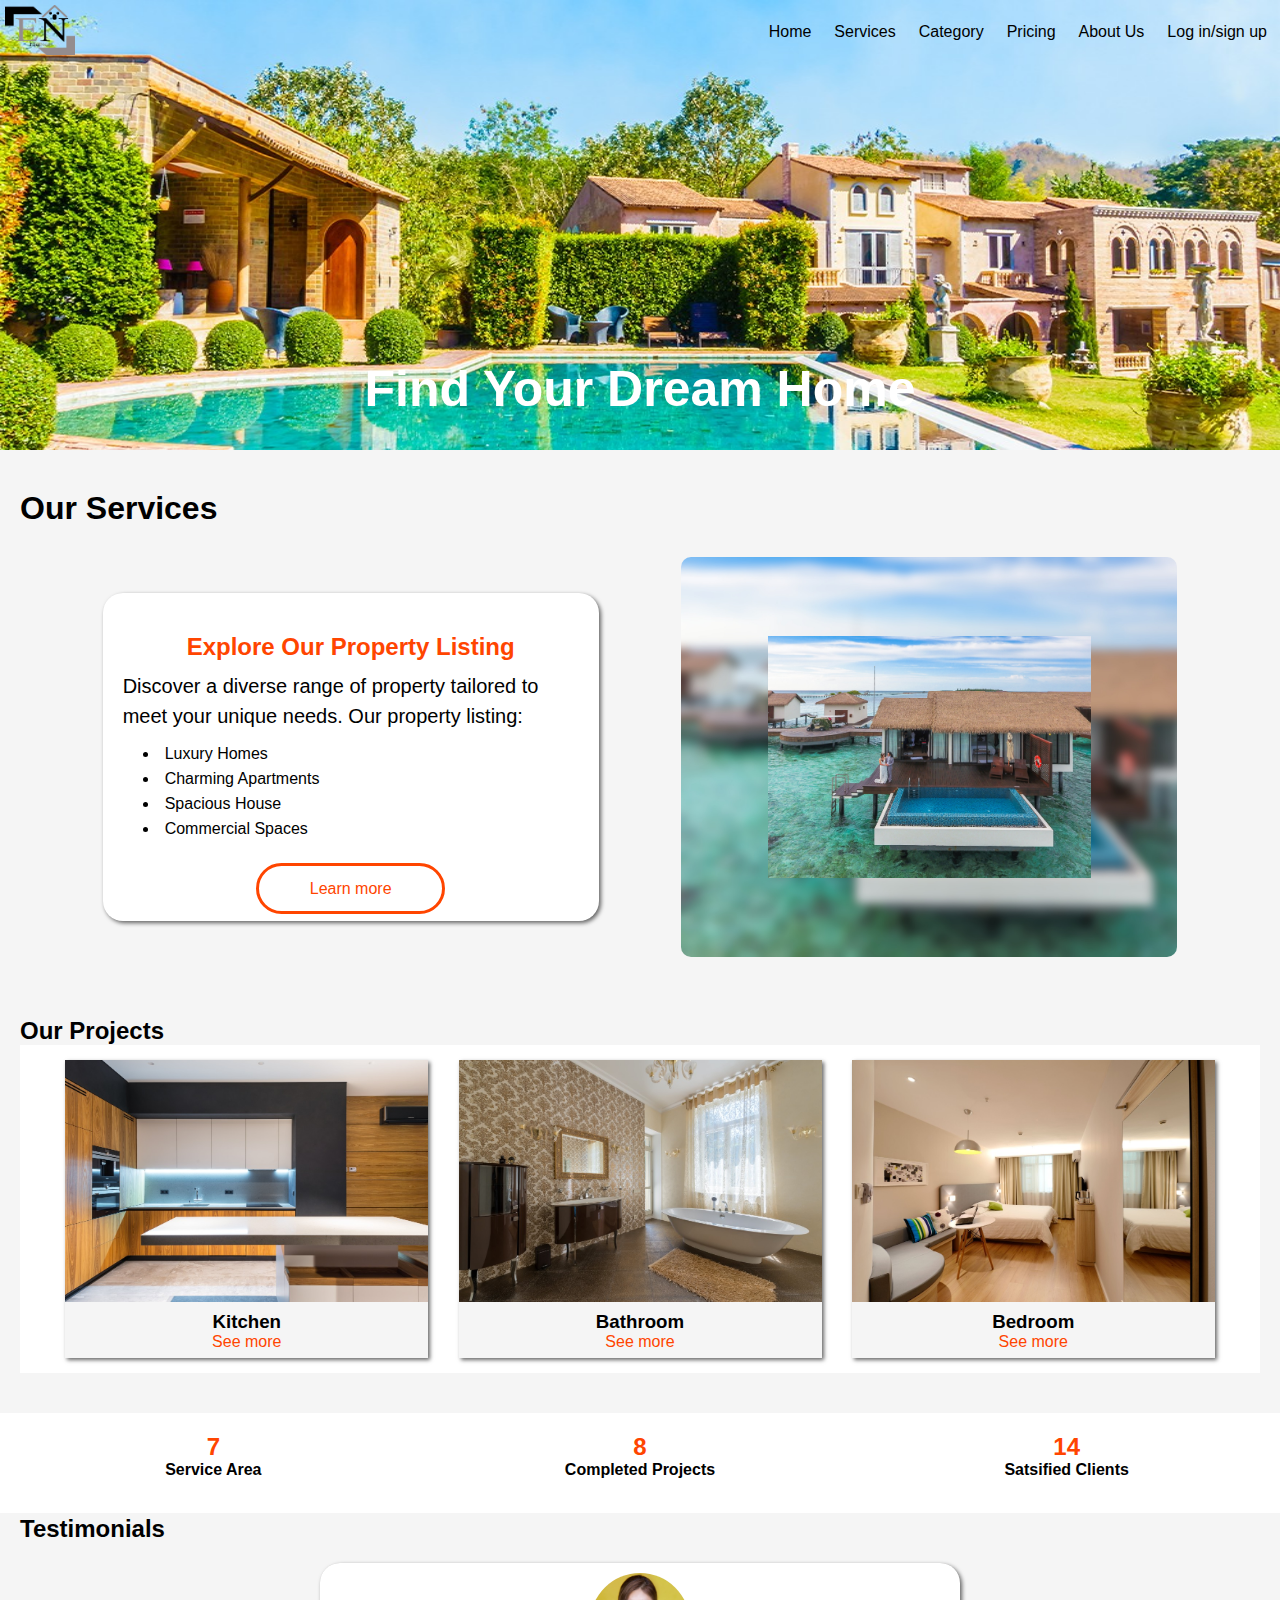
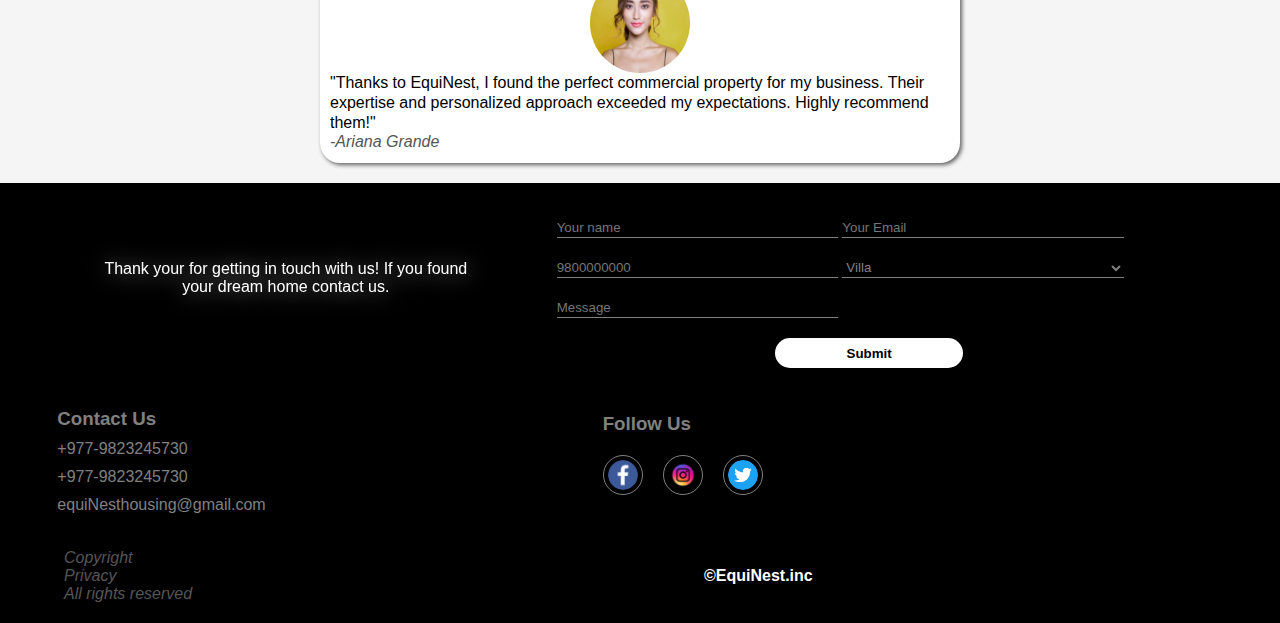
<file: index.html>
<!DOCTYPE html>
<html lang="en">

<head>
    <meta charset="UTF-8">
    <meta name="viewport" content="width=device-width, initial-scale=1.0">
    <title>EquiNest-Housing</title>
    <meta name="description"
        content="Discover the finest properties for sale with EquiNest Housing. We offer expert real estate services, helping you find your ideal home.">
    <meta name="keywords"
        content="real estate, properties for sale, EquiNest Housing, houses, apartments, luxury homes">
    <meta name="robots" content="All">

    <link rel="stylesheet" href="main.css">
    <link rel="shortcut icon" href="logo.png">
</head>

<body>
    <header>
        <nav>
            <div class="navContainer">
                <div class="navbar">
                    <div class="brand-title">
                        <img src="logo.png" alt="Logo of EquiNest Housing">
                    </div>
                    <a href="#" class="toggle-button">
                        <span class="bar"></span>
                        <span class="bar"></span>
                        <span class="bar"></span>
                    </a>
                    <div class="navbar-links">
                        <ul>
                            <li><a href="index.html">Home</a></li>
                            <li><a href="services.html">Services</a></li>
                            <li><a href="category.html">Category</a></li>
                            <li><a href="pricing.html">Pricing</a></li>
                            <li><a href="aboutus.html">About Us</a></li>
                            <li><a href="login_signup.html" target="_blank">Log in/sign up</a></li>
                        </ul>
                    </div>
                </div>
            </div>
            <div class="sliderContainer">
                <div class="slides fade change_height_one">
                    <img src="ImagesHomePage/image_slide_villa.jpg" alt="Image of villa in image slider">
                </div>
                <div class="slides fade " id="change_height_two">
                    <img src="ImagesHomePage/ImageSlider3.jpg" alt="Image of villa in image slider">
                </div>
                <div class="slides fade" id="change_height_three">
                    <img src="ImagesHomePage/Villa2.jpg" alt="Image of villa in image slider">
                </div>
                <h1>Find Your Dream Home</h1>
            </div>
        </nav>
    </header>
    <main>
        <section id="home_page_services">
            <div class="home_page_services_section">
                <h1>Our Services</h1>
                <div class="home_page_services_container">
                    <div class="home_page_services_section_details animate left">
                        <h2>Explore Our Property Listing</h2>
                        <p>Discover a diverse range of property tailored to
                            meet your unique needs. Our property listing:</p>
                        <ul>
                            <li>Luxury Homes</li>
                            <li>Charming Apartments</li>
                            <li>Spacious House</li>
                            <li>Commercial Spaces</li>
                        </ul>

                        <a href="services.html">Learn more</a>
                    </div>
                    <div class="home_page_services_section_backgroundimage animate right">
                        <div class="home_page_services_section_overlay_image">
                            <img src="ImagesHomePage/VILLA3.jpg" alt="Image of villa in a Sea Resort">
                        </div>
                    </div>
                </div>
            </div>
        </section>
        <section id="home_page_projects_section">
            <div class="our_projects_section_container">
                <div class="project_heading">
                    <h2>Our Projects</h2>
                </div>
                <div class="our_projects_samples">
                    <div class="project1 animate left">
                        <img src="ImagesHomePage/Kitchen.jpg" alt="Image of rennovated kitchen by EquiNest Company"
                            title="Kitchen">
                        <h3>Kitchen</h3>
                        <a href="services.html">See more</a>
                    </div>
                    <div class="project2 animate left">
                        <img src="ImagesHomePage/Bathroom.jpg" alt="Image of rennovated Bathroom by EquiNest Company"
                            title="Bathroom">
                        <h3>Bathroom</h3>
                        <a href="services.html">See more</a>
                    </div>
                    <div class="project3 animate right">
                        <img src="ImagesHomePage/Bedroom.jpg" alt="Image of rennovated Bedroom by EquiNest Company"
                            title="Bedroom">
                        <h3>Bedroom</h3>
                        <a href="services.html">See more</a>
                    </div>
                </div>
            </div>
        </section>
        <section class="projects_completed">
            <div class="projects_completed_section">
                <div class="service_area">
                    <h2 class="num" data-value="50">50</h2>
                    <p>Service Area</p>
                </div>
                <div class="projects_completed">
                    <h2 class="num" data-value="60">60</h2>
                    <p>Completed Projects</p>
                </div>
                <div class="satisfied_client">
                    <h2 class="num" data-value="111">111</h2>
                    <p>Satsified Clients</p>
                </div>
            </div>
        </section>
        <section>
            <div class="testimonial_section">
                <div class="headingContainer">
                    <h2>Testimonials</h2>
                </div>
                <div class="testimonialContainer animate left">
                    <div class="testimonial1 change">
                        <img src="ImagesHomePage/ForTestimonial.jpg" alt="Testimonial of Ariana Grande ">
                        <p>"Thanks to EquiNest, I found the perfect commercial property for my
                            business. Their expertise and personalized approach exceeded my expectations. Highly
                            recommend them!"</p>
                        <span>-Ariana Grande</span>
                    </div>
                    <div class="testimonial2 change">
                        <img src="ImagesHomePage/testimonialTwo.jpeg" alt="Testimonial of Jeff Bezos">
                        <p>"I am now a proud homeowner, all thanks to the outstanding team at EquiNest. Their knowledge,
                            patience, and support made the journey stress-free and enjoyable."
                        </p>
                        <span>-Jeff Bezos</span>
                    </div>
                    <div class="testimonial3 change">
                        <img src="ImagesHomePage/testimonialOne.jpeg" alt="Testimonial of Ram Prasad">
                        <p> "Selling our home with EquiNest was seamless. Their strategic
                            marketing and communication led to a quick, profitable sale. Highly recommend!"</p>
                        <span>-Ram Prasad</span>
                    </div>
                    <div class="testimonial4 change">
                        <img src="ImagesHomePage/ReviewFaceFour.jpg" alt=" Testimonial of Sita Niruala">
                        <p> "I wholeheartedly trust and recommend EquiNest for any real estate
                            investment needs. Their in-depth market knowledge and dedication made them the perfect
                            partner."</p>
                        <span>-Sita Niraula</span>
                    </div>
                </div>
            </div>
        </section>
    </main>
    <footer>
        <div class="footerTop">
            <div class="feedbackContainer">
                <p>Thank your for getting in touch with us! If you found your dream home contact us.</p>
                <form>
                    <div class="nameContainer">
                        <input type="text" placeholder="Your name" class="name" required>
                        <input type="email" placeholder="Your Email" required>
                    </div>
                    <div class="contactContainer">
                        <input type="tel" id="phone" name="phone" placeholder="9800000000" pattern="[0-9]{10}">
                        <select name="Interested In" id="Interested">
                            <option value="Villa">Villa</option>
                            <option value="Bungalow">Bungalow</option>
                            <option value="Ranch House">Ranch House</option>
                        </select>
                    </div>
                    <input type="text" class="message" placeholder="Message" required>
                    <input type="submit" class="submitBtn">
                </form>
            </div>
            <div class="footerContents">
                <div class="contactUs">
                    <h3>Contact Us</h3>
                    <a href="tel:+9823245730">+977-9823245730</a>
                    <a href="tel:+9823245730">+977-9823245730</a>
                    <a href="mailto:name@gmail.com"> equiNesthousing@gmail.com</a>
                </div>
                <div class="followUs">
                    <h3>Follow Us</h3>
                    <div class="linksContainer">
                        <a href="#" class="hov"><img src="facebook-2870.png" alt="Icon image of facebook">
                            <span>Facebook</span>
                        </a>
                        <a href="#" class="hov"><img src="v982-d3-04-removebg-preview.png"
                                alt="Icon Image of Instagram">
                            <span>Instagram</span></a>
                        <a href="#" class="hov"><img src="twitter.png" alt="Icon Image of Twitter">
                            <span>Twitter</span></a>
                    </div>
                </div>
            </div>
        </div>
        <div class="footerBottom">
            <div class="rightsReserved">
                <div class="spanDesign">
                    <span>Copyright</span>
                    <span>Privacy</span>
                    <span>All rights reserved</span>
                </div>
            </div>
            <div class="copyrights">
                <h4>&copy;EquiNest.inc</h4>
            </div>
        </div>
    </footer>

    <script src="main.js"></script>
    <script async src="countIncrease.js"></script>
    <script async src="testimonial.js"></script>
</body>

</html>
</file>
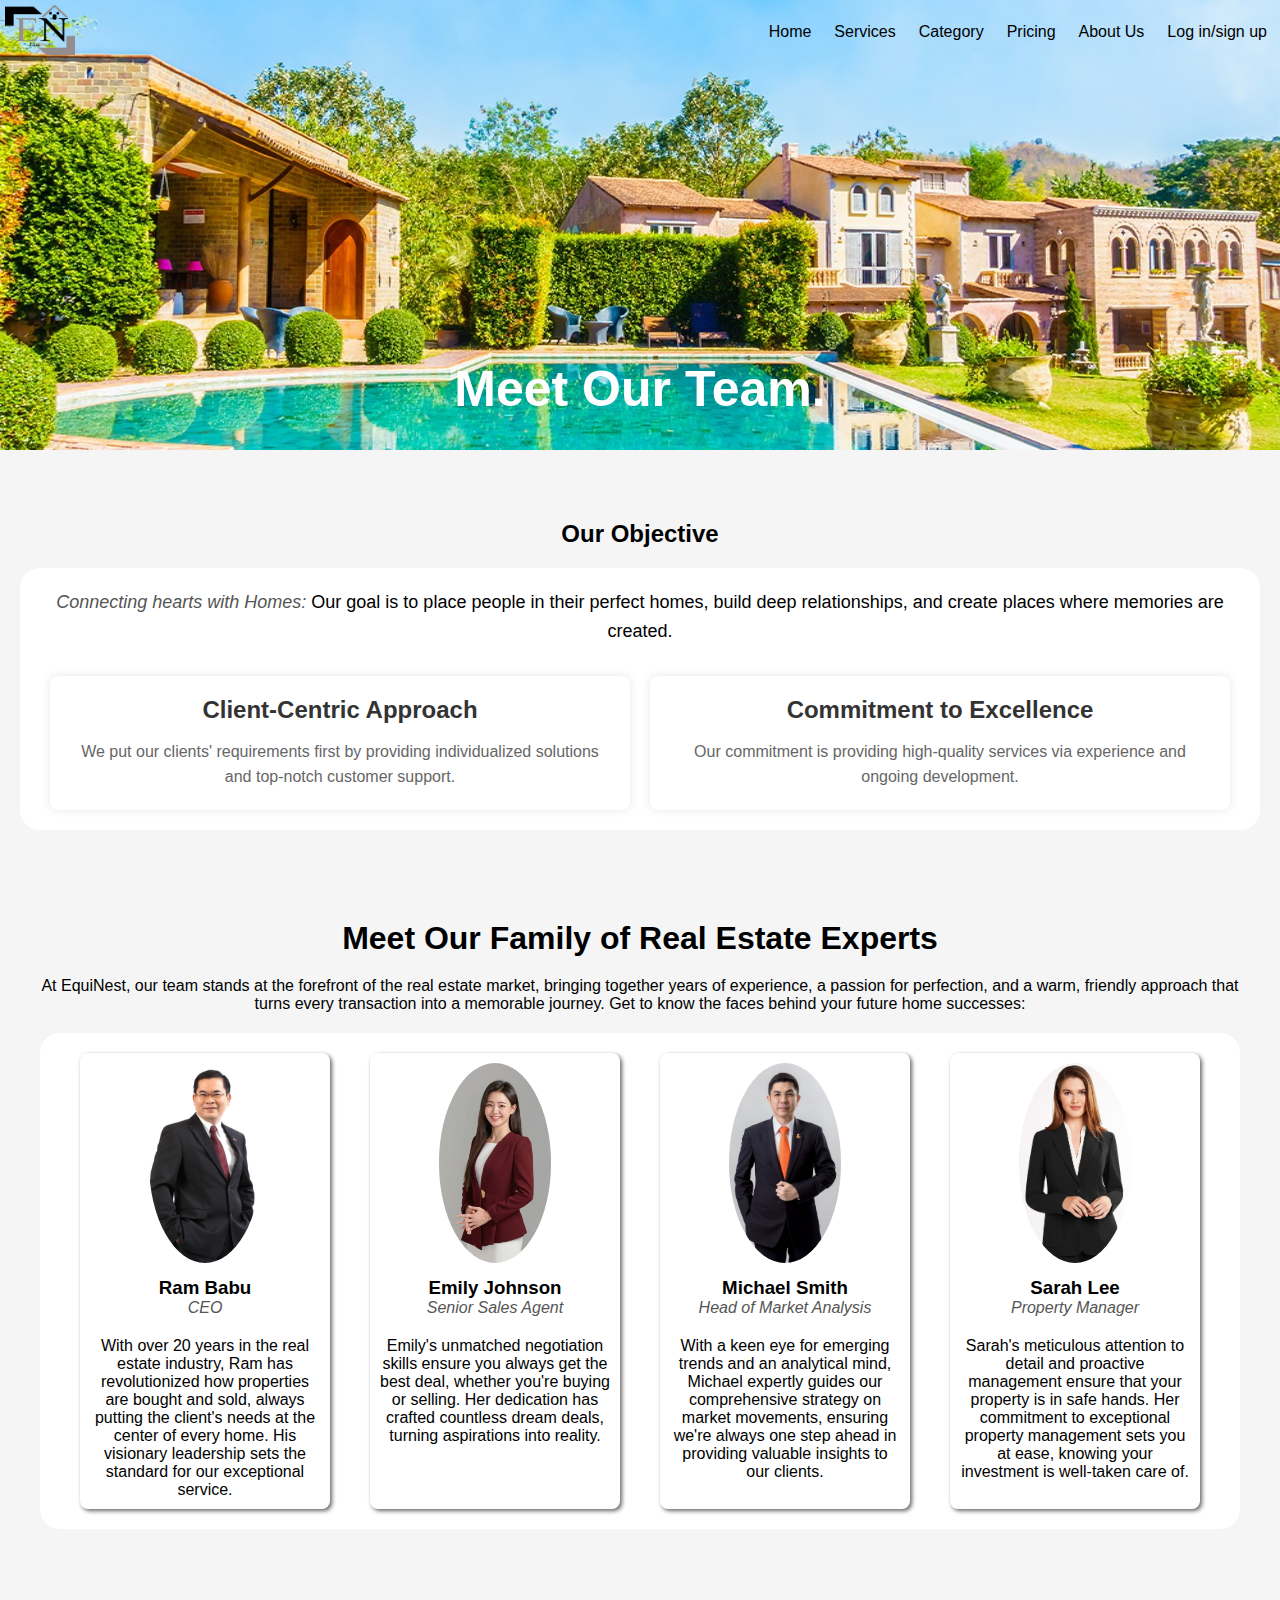
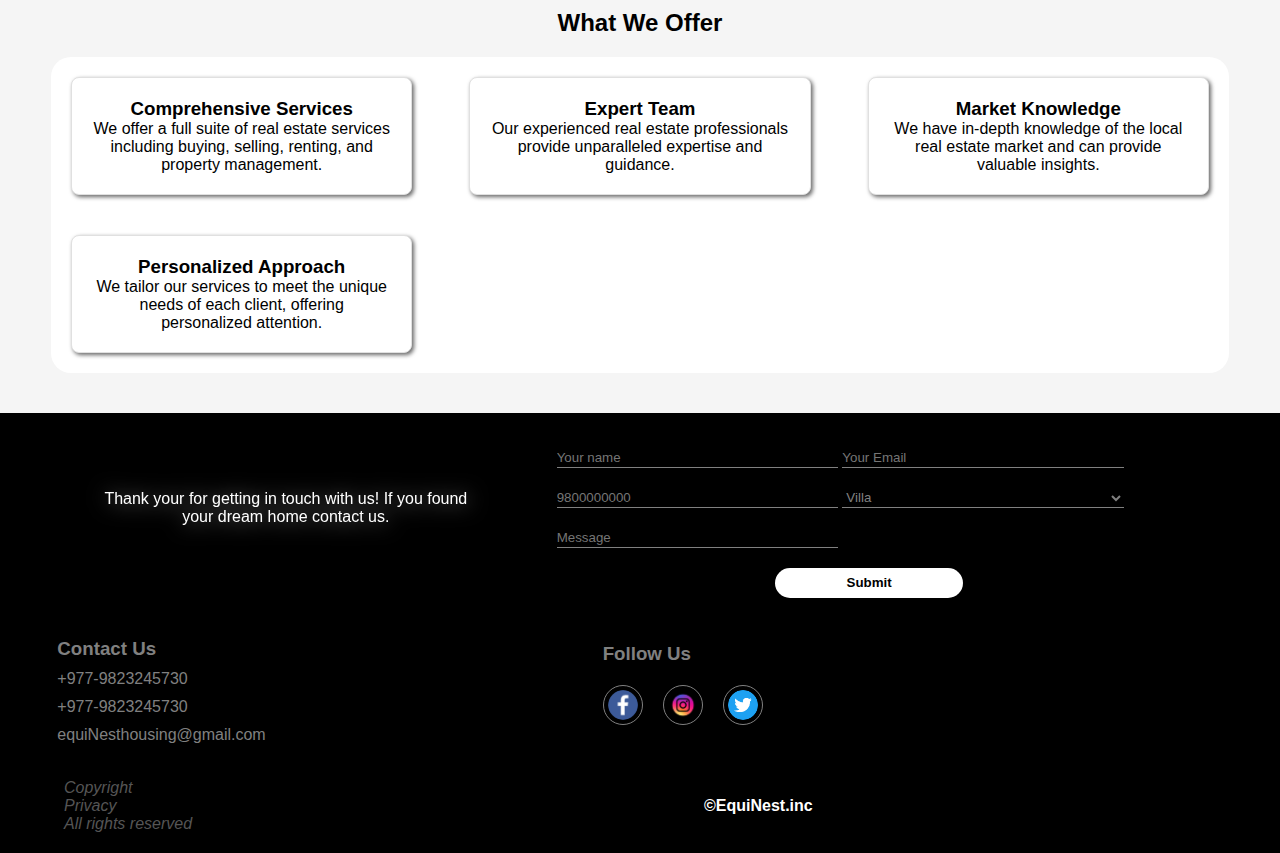
<file: aboutus.html>
<!DOCTYPE html>
<html lang="en">

<head>
  <meta charset="UTF-8">
  <meta name="viewport" content="width=device-width, initial-scale=1.0">
  <link rel="stylesheet" href="main.css">
  <link rel="shortcut icon" href="logo.png">
  <title>EquiNest-Housing</title>
  <meta name="description"
    content="Discover the finest properties for sale with EquiNest Housing. We offer expert real estate services, helping you find your ideal home.">
  <meta name="keywords" content="real estate, properties for sale, EquiNest Housing, houses, apartments, luxury homes">
  <meta name="robots" content="All">

</head>

<body>
  <header>
    <nav>
      <div class="navContainer">
        <div class="navbar">

          <div class="brand-title">
            <img src="logo.png" alt="Logo of EquiNest Housing">
          </div>
          <a href="#" class="toggle-button">
            <span class="bar"></span>
            <span class="bar"></span>
            <span class="bar"></span>
          </a>
          <div class="navbar-links">
            <ul>
              <li><a href="index.html">Home</a></li>
              <li><a href="services.html">Services</a></li>
              <li><a href="category.html">Category</a></li>
              <li><a href="pricing.html">Pricing</a></li>
              <li><a href="aboutus.html">About Us</a></li>
              <li><a href="login_signup.html" target="_blank">Log in/sign up</a></li>
            </ul>
          </div>

        </div>
      </div>
      <div class="sliderContainer">
        <div class="slides fade change_height_one">
          <img src="ImagesHomePage/image_slide_villa.jpg" alt="Slider Image One">
        </div>
        <div class="slides fade " id="change_height_two">
          <img src="ImagesHomePage/ImageSlider3.jpg" alt="Slider Image Two">
        </div>
        <div class="slides fade" id="change_height_three">
          <img src="ImagesHomePage/Villa2.jpg" alt="Slider Image Three">
        </div>
        <h1>Meet Our Team.</h1>
      </div>
    </nav>
  </header>
  <main>
    <section id="objective">
      <div class="container">
        <h2 class="section-heading">Our Objective</h2>
        <div class="objective-section">
          <div class="about-us-top-container">
            <p><span class="connect">Connecting <span class="heart">hearts</span> with Homes:</span> Our goal is to
              place
              people in their perfect homes, build deep relationships, and create places where memories are created.</p>
          </div>
          <div class="about-us-bottom-container">
            <div class="objective-one animate left">
              <h3>Client-Centric Approach</h3>
              <p>We put our clients' requirements first by providing individualized solutions and top-notch customer
                support.</p>
            </div>
            <div class="objective-two animate right">
              <h3>Commitment to Excellence</h3>
              <p>Our commitment is providing high-quality services via experience and ongoing development.</p>
            </div>
          </div>
        </div>
      </div>
    </section>
    <section id="team">
      <h1>Meet Our Family of Real Estate Experts</h1>
      <p>At EquiNest, our team stands at the forefront of the real estate market, bringing together years of experience,
        a
        passion for perfection, and a warm, friendly approach that turns every transaction into a memorable journey. Get
        to know the faces behind your future home successes:</p>
      <div class="teamContainer">
        <div class="memberContainer animate left">
          <img src="teamMembers/CEO.jpeg" alt="Image of CEO of EquiNest Housing">
          <h3>Ram Babu</h3>
          <span>CEO</span>
          <p>With over 20 years in the real estate industry, Ram has revolutionized how properties are bought and sold,
            always putting the client's needs at the center of every home. His visionary leadership sets the standard
            for
            our exceptional service.</p>
        </div>
        <div class="memberContainer animate left">
          <img src="teamMembers/salesAgent.jpeg" alt="Image of Senior Sales Agent of EquiNest Housing">
          <h3>Emily Johnson</h3>
          <span>Senior Sales Agent</span>
          <p>Emily's unmatched negotiation skills ensure you always get the best deal, whether you're buying or selling.
            Her dedication has crafted countless dream deals, turning aspirations into reality.</p>
        </div>
        <div class="memberContainer animate right">
          <img src="teamMembers/Manager.jpeg" alt="Image of Head of Market Analysis of EquiNest Housing">
          <h3>Michael Smith</h3>
          <span>Head of Market Analysis</span>
          <p>With a keen eye for emerging trends and an analytical mind, Michael expertly guides our comprehensive
            strategy on market movements, ensuring we're always one step ahead in providing valuable insights to our
            clients.</p>
        </div>
        <div class="memberContainer animate right">
          <img src="teamMembers/properyManager.jpeg" alt="Image of Property Manager of EquiNest Housing">
          <h3>Sarah Lee</h3>
          <span>Property Manager</span>
          <p>Sarah's meticulous attention to detail and proactive management ensure that your property is in safe hands.
            Her commitment to exceptional property management sets you at ease, knowing your investment is well-taken
            care
            of.</p>
        </div>
      </div>
    </section>
    <div class="container">
      <h2>What We Offer</h2>
      <div class="offerContainer">
        <div class="service animate left">
          <h3>Comprehensive Services</h3>
          <p>We offer a full suite of real estate services including buying, selling, renting, and property management.
          </p>
        </div>
        <div class="service animate right">
          <h3>Expert Team</h3>
          <p>Our experienced real estate professionals provide unparalleled expertise and guidance.</p>
        </div>
        <div class="service animate right">
          <h3>Market Knowledge</h3>
          <p>We have in-depth knowledge of the local real estate market and can provide valuable insights.</p>
        </div>
        <div class="service animate left">
          <h3>Personalized Approach</h3>
          <p>We tailor our services to meet the unique needs of each client, offering personalized attention.</p>
        </div>
      </div>
    </div>
  </main>

  <footer>
    <div class="footerTop">

      <div class="feedbackContainer">
        <p>Thank your for getting in touch with us! If you found your dream home contact us.</p>
        <form>
          <div class="nameContainer">
            <input type="text" placeholder="Your name" class="name" required>
            <input type="email" placeholder="Your Email" required>
          </div>
          <div class="contactContainer">
            <input type="tel" id="phone" name="phone" placeholder="9800000000" pattern="[0-9]{10}">

            <!-- <input type="text" name="" id="" value=""> -->
            <select name="Interested In" id="Interested">

              <option value="Villa">Villa</option>
              <option value="Bungalow">Bungalow</option>
              <option value="Ranch House">Ranch House</option>
            </select>
          </div>
          <input type="text" class="message" placeholder="Message" required>
          <input type="submit" class="submitBtn">
        </form>
      </div>
      <div class="footerContents">
        <div class="contactUs">
          <h3>Contact Us</h3>
          <a href="tel:+9823245730">+977-9823245730</a>
          <a href="tel:+9823245730">+977-9823245730</a>
          <a href="mailto:name@gmail.com"> equiNesthousing@gmail.com</a>
        </div>
        <div class="followUs">
          <h3>Follow Us</h3>
          <div class="linksContainer">
            <a href="#" class="hov"><img src="facebook-2870.png" alt="Icon image of facebook">
              <span>Facebook</span>
            </a>
            <a href="#" class="hov"><img src="v982-d3-04-removebg-preview.png" alt="Icon Image of Instagram">
              <span>Instagram</span></a>
            <a href="#" class="hov"><img src="twitter.png" alt="Icon Image of Twitter">
              <span>Twitter</span></a>
          </div>
        </div>
      </div>
    </div>
    <div class="footerBottom">
      <div class="rightsReserved">
        <div class="spanDesign">
          <span>Copyright</span>
          <span>Privacy</span>
          <span>All rights reserved</span>
        </div>
      </div>
      <div class="copyrights">
        <h4>&copy;EquiNest.inc</h4>
      </div>
    </div>
  </footer>

  <script src="main.js"></script>

</body>

</html>
</file>
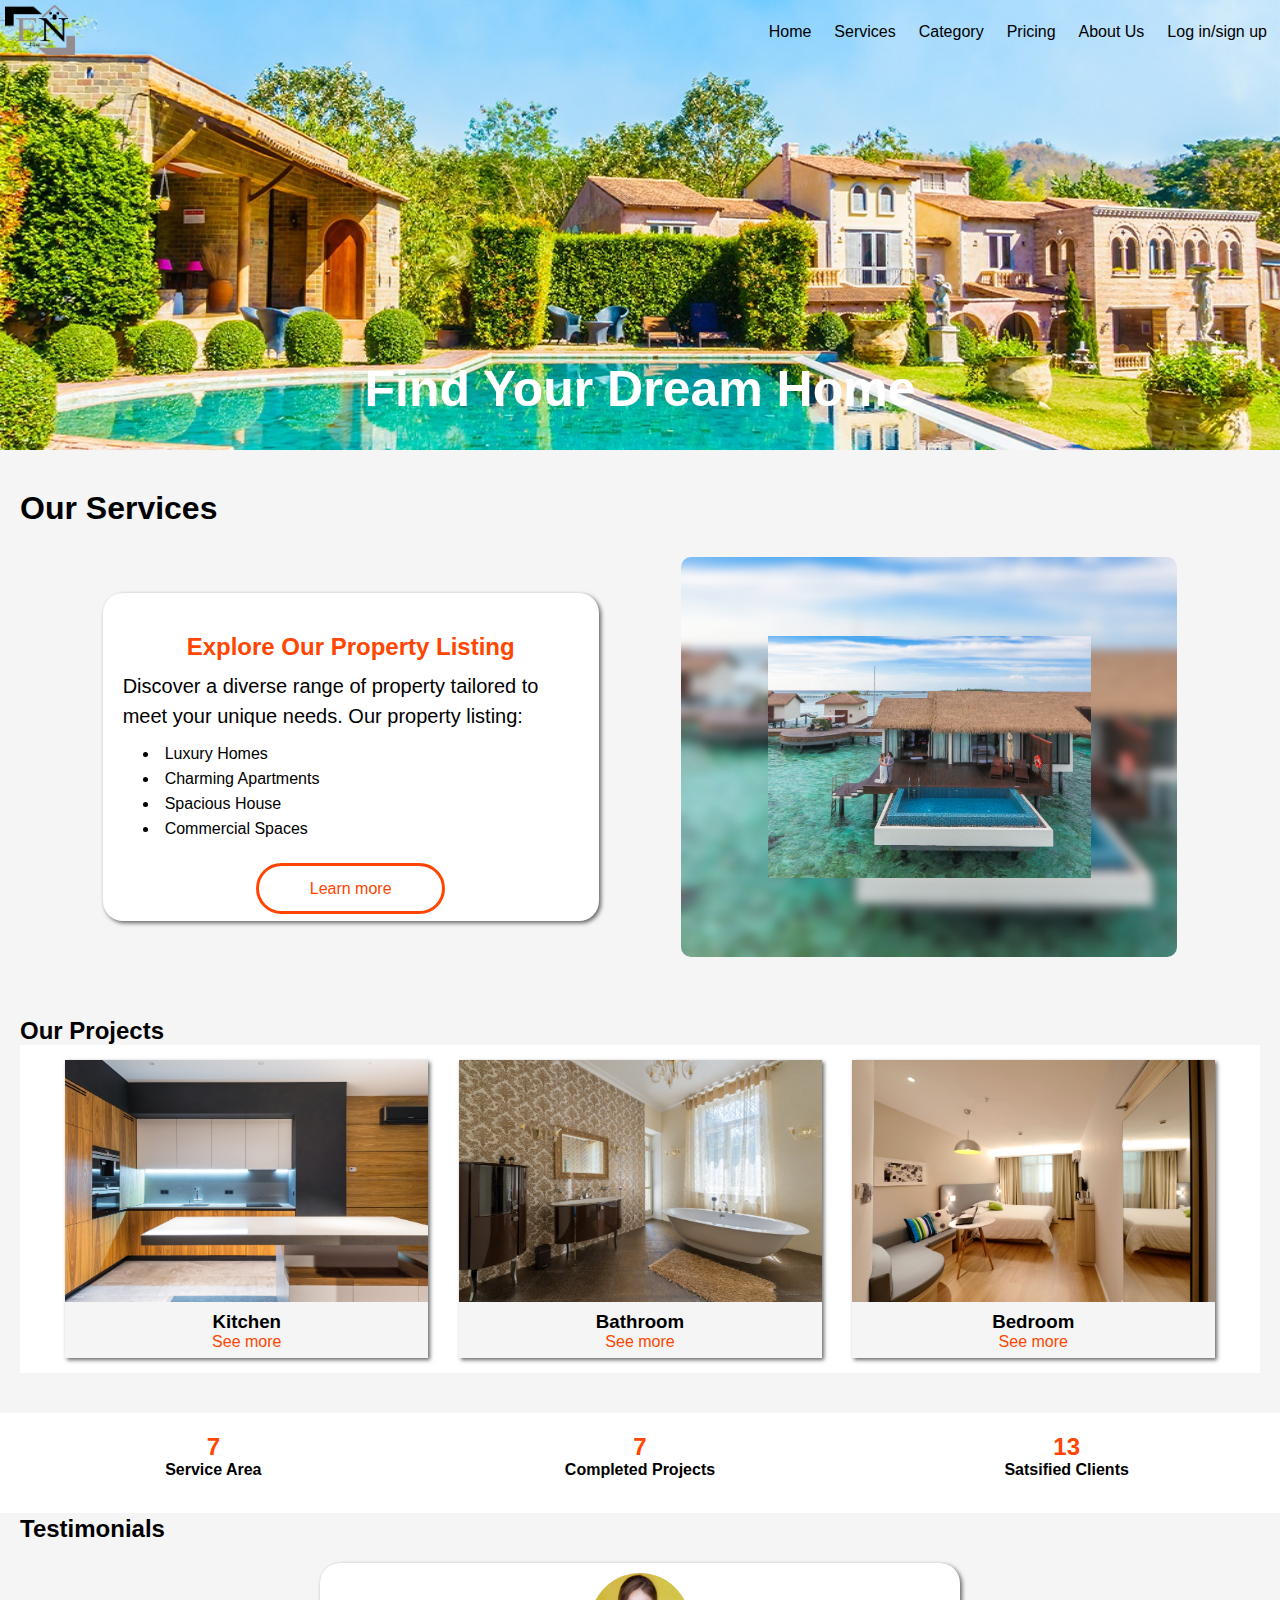
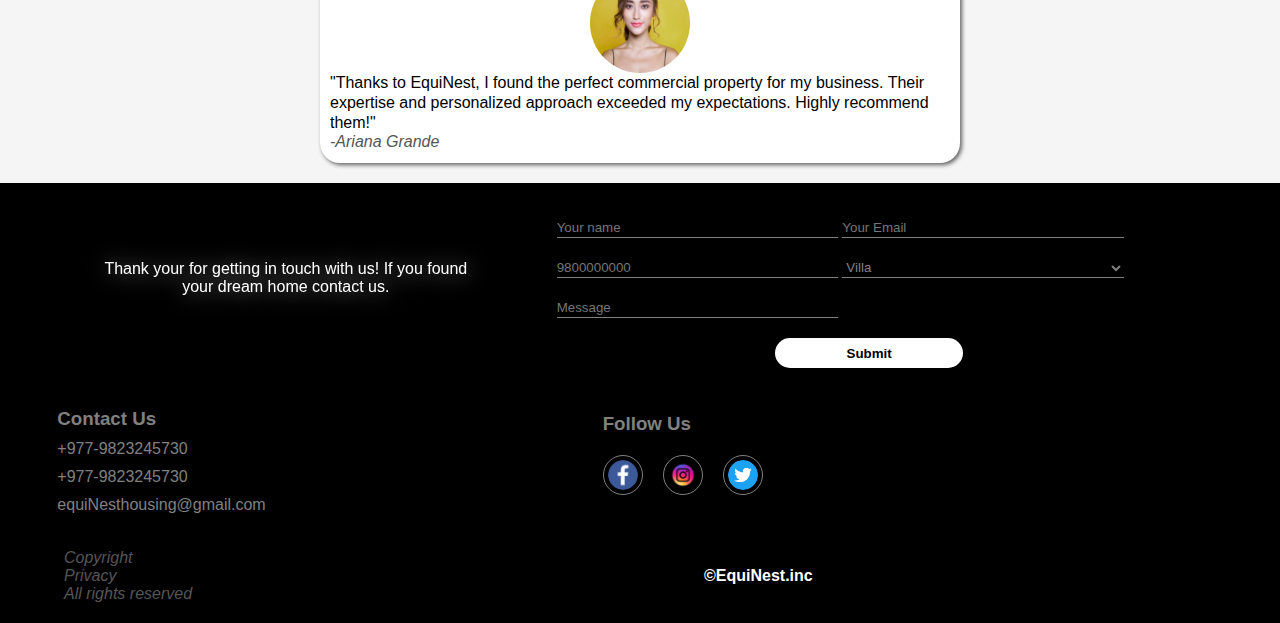
<file: home.html>
<!DOCTYPE html>
<html lang="en">

<head>
    <meta charset="UTF-8">
    <meta name="viewport" content="width=device-width, initial-scale=1.0">
    <title>EquiNest-Housing</title>
    <meta name="description"
        content="Discover the finest properties for sale with EquiNest Housing. We offer expert real estate services, helping you find your ideal home.">
    <meta name="keywords"
        content="real estate, properties for sale, EquiNest Housing, houses, apartments, luxury homes">
    <meta name="robots" content="All">

    <link rel="stylesheet" href="main.css">
    <link rel="shortcut icon" href="logo.png">
</head>

<body>
    <header>
        <nav>
            <div class="navContainer">
                <div class="navbar">

                    <div class="brand-title">
                        <img src="logo.png" alt="Logo of EquiNest Housing">
                    </div>
                    <a href="#" class="toggle-button">
                        <span class="bar"></span>
                        <span class="bar"></span>
                        <span class="bar"></span>
                    </a>
                    <div class="navbar-links">
                        <ul>
                            <li><a href="home.html">Home</a></li>
                            <li><a href="services.html">Services</a></li>
                            <li><a href="category.html">Category</a></li>
                            <li><a href="pricing.html">Pricing</a></li>
                            <li><a href="aboutus.html">About Us</a></li>
                            <li><a href="#">Log in/sign up</a></li>
                        </ul>
                    </div>

                </div>
            </div>
            <div class="sliderContainer">
                <div class="slides fade change_height_one">
                    <img src="ImagesHomePage/image_slide_villa.jpg" alt="Image of villa in image slider">
                </div>
                <div class="slides fade " id="change_height_two">
                    <img src="ImagesHomePage/ImageSlider3.jpg" alt="Image of villa in image slider">
                </div>
                <div class="slides fade" id="change_height_three">
                    <img src="ImagesHomePage/Villa2.jpg" alt="Image of villa in image slider">
                </div>
                <h1>Find Your Dream Home</h1>
            </div>
        </nav>
    </header>
    <main>
        <section id="home_page_services">
            <div class="home_page_services_section">
                <h1>Our Services</h1>
                <div class="home_page_services_container">
                    <div class="home_page_services_section_details animate left">
                        <h2>Explore Our Property Listing</h2>
                        <p>Discover a diverse range of property tailored to
                            meet your unique needs. Our property listing:</p>
                        <ul>
                            <li>Luxury Homes</li>
                            <li>Charming Apartments</li>
                            <li>Spacious House</li>
                            <li>Commercial Spaces</li>
                        </ul>

                        <a href="services.html">Learn more</a>
                    </div>
                    <div class="home_page_services_section_backgroundimage animate right">
                        <div class="home_page_services_section_overlay_image">
                            <img src="ImagesHomePage/VILLA3.jpg" alt="Image of villa in a Sea Resort">
                        </div>
                    </div>
                </div>
            </div>
        </section>
        <section id="home_page_projects_section">
            <div class="our_projects_section_container">
                <div class="project_heading">
                    <h2>Our Projects</h2>
                </div>
                <div class="our_projects_samples">
                    <div class="project1 animate left">
                        <img src="ImagesHomePage/Kitchen.jpg" alt="Image of rennovated kitchen by EquiNest Company"
                            title="Kitchen">
                        <h3>Kitchen</h3>
                        <a href="services.html">See more</a>
                    </div>
                    <div class="project2 animate left">
                        <img src="ImagesHomePage/Bathroom.jpg" alt="Image of rennovated Bathroom by EquiNest Company"
                            title="Bathroom">
                        <h3>Bathroom</h3>
                        <a href="services.html">See more</a>
                    </div>
                    <div class="project3 animate right">
                        <img src="ImagesHomePage/Bedroom.jpg" alt="Image of rennovated Bedroom by EquiNest Company"
                            title="Bedroom">
                        <h3>Bedroom</h3>
                        <a href="services.html">See more</a>
                    </div>
                </div>
            </div>
        </section>
        <section class="projects_completed">
            <div class="projects_completed_section">
                <div class="service_area">
                    <h2 class="num" data-value="50">50</h2>
                    <p>Service Area</p>
                </div>
                <div class="projects_completed">
                    <h2 class="num" data-value="60">60</h2>
                    <p>Completed Projects</p>
                </div>
                <div class="satisfied_client">
                    <h2 class="num" data-value="111">111</h2>
                    <p>Satsified Clients</p>
                </div>
            </div>
        </section>
        <section>
            <div class="testimonial_section">
                <div class="headingContainer">
                    <h2>Testimonials</h2>
                </div>
                <div class="testimonialContainer animate left">
                    <div class="testimonial1 change">
                        <img src="ImagesHomePage/ForTestimonial.jpg" alt="Testimonial of Ariana Grande ">
                        <p>"Thanks to EquiNest, I found the perfect commercial property for my
                            business. Their expertise and personalized approach exceeded my expectations. Highly
                            recommend them!"</p>
                        <span>-Ariana Grande</span>
                    </div>
                    <div class="testimonial2 change">
                        <img src="ImagesHomePage/reviewFaceTwo.jpg" alt="Testimonial of Jeff Bezos">
                        <p>"I am now a proud homeowner, all thanks to the outstanding team at EquiNest. Their knowledge,
                            patience, and support made the journey stress-free and enjoyable."
                        </p>
                        <span>-Jeff Bezos</span>
                    </div>
                    <div class="testimonial3 change">
                        <img src="ImagesHomePage/ReviewFaceThree.jpg" alt="Testimonial of Ram Prasad">
                        <p> "Selling our home with EquiNest was seamless. Their strategic
                            marketing and communication led to a quick, profitable sale. Highly recommend!"</p>
                        <span>-Ram Prasad</span>
                    </div>
                    <div class="testimonial4 change">
                        <img src="ImagesHomePage/ReviewFaceFour.jpg" alt=" Testimonial of Sita Niruala">
                        <p> "I wholeheartedly trust and recommend EquiNest for any real estate
                            investment needs. Their in-depth market knowledge and dedication made them the perfect
                            partner."</p>
                        <span>-Sita Niraula</span>
                    </div>
                </div>
            </div>
        </section>
    </main>
    <footer>
        <div class="footerTop">

            <div class="feedbackContainer">
                <p>Thank your for getting in touch with us! If you found your dream home contact us.</p>
                <form>
                    <div class="nameContainer">
                        <input type="text" placeholder="Your name" class="name" required>
                        <input type="email" placeholder="Your Email" required>
                    </div>
                    <div class="contactContainer">
                        <input type="tel" id="phone" name="phone" placeholder="9800000000" pattern="[0-9]{10}">

                        <!-- <input type="text" name="" id="" value=""> -->
                        <select name="Interested In" id="Interested">

                            <option value="Villa">Villa</option>
                            <option value="Bungalow">Bungalow</option>
                            <option value="Ranch House">Ranch House</option>
                        </select>
                    </div>
                    <input type="text" class="message" placeholder="Message" required>
                    <input type="submit" class="submitBtn">
                </form>
            </div>
            <div class="footerContents">
                <div class="contactUs">
                    <h3>Contact Us</h3>
                    <a href="tel:+9823245730">+977-9823245730</a>
                    <a href="tel:+9823245730">+977-9823245730</a>
                    <a href="mailto:name@gmail.com"> equiNesthousing@gmail.com</a>
                </div>
                <div class="followUs">
                    <h3>Follow Us</h3>
                    <div class="linksContainer">
                        <a href="#" class="hov"><img src="facebook-2870.png" alt="Icon image of facebook">
                            <span>Facebook</span>
                        </a>
                        <a href="#" class="hov"><img src="v982-d3-04-removebg-preview.png"
                                alt="Icon Image of Instagram">
                            <span>Instagram</span></a>
                        <a href="#" class="hov"><img src="twitter.png" alt="Icon Image of Twitter">
                            <span>Twitter</span></a>
                    </div>
                </div>
            </div>
        </div>
        <div class="footerBottom">
            <div class="rightsReserved">
                <div class="spanDesign">
                    <span>Copyright</span>
                    <span>Privacy</span>
                    <span>All rights reserved</span>
                </div>
            </div>
            <div class="copyrights">
                <h4>&copy;EquiNest.inc</h4>
            </div>
        </div>
    </footer>


    <script src="main.js"></script>
    <script async src="countIncrease.js"></script>
    <script async src="testimonial.js"></script>
</body>

</html>
</file>
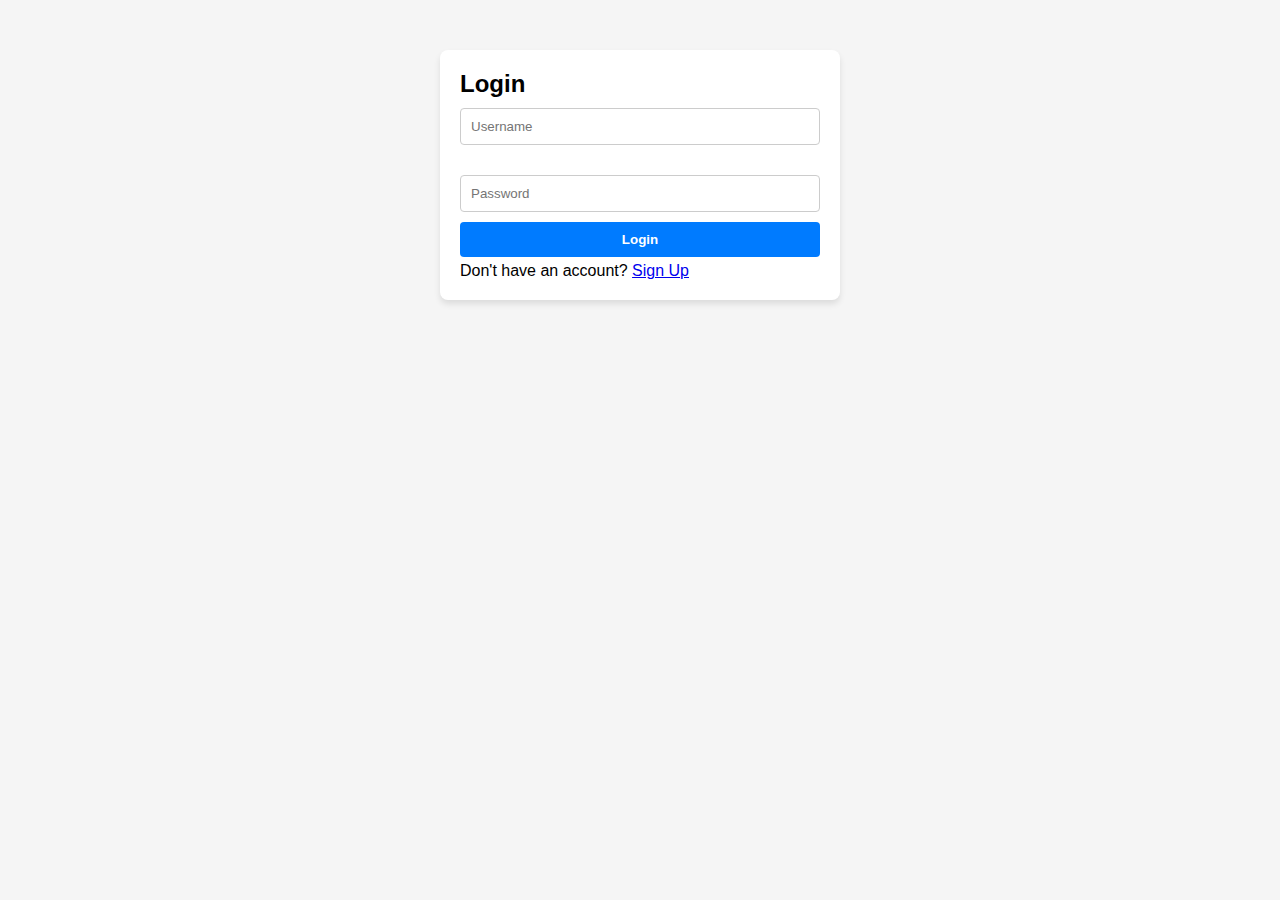
<file: login_signup.html>
<!DOCTYPE html>
<html lang="en">

<head>
  <meta charset="UTF-8">
  <meta name="viewport" content="width=device-width, initial-scale=1.0">
  <title>EquiNest-Housing</title>
  <link rel="stylesheet" href="main.css">
  <link rel="shortcut icon" href="logo.png">
</head>

<body>
  <div class="login-signup-container">
    <form id="login-form" class="login-signup-form active">
      <h2>Login</h2>
      <div class="input-container">
        <input type="text" id="login-username" placeholder="Username" required>
      </div>
      <div class="input-container">
        <input type="password" id="login-password" placeholder="Password" required>
      </div>
      <div class="btn-container">
        <input type="submit" value="Login">
      </div>
      <p id="login-error-msg" class="error-msg"></p>
      <p>Don't have an account? <a href="#" id="signup-link">Sign Up</a></p>
    </form>

    <form id="signup-form" class="login-signup-form">
      <h2>Sign Up</h2>
      <div class="input-container">
        <input type="text" id="signup-username" placeholder="Username" required>
      </div>
      <div class="input-container">
        <input type="email" id="signup-email" placeholder="Email" required>
      </div>
      <div class="input-container">
        <input type="password" id="signup-password" placeholder="Password" required>
      </div>
      <div class="input-container">
        <input type="password" id="signup-confirm-password" placeholder="Confirm Password" required>
      </div>
      <div class="gender-container">
        <label>Gender:</label>
        <div>
          <input type="radio" id="male" name="gender" value="male">
          <label for="male">Male</label>
          <input type="radio" id="female" name="gender" value="female">
          <label for="female">Female</label>
        </div>
      </div>
      <div class="terms-container">
        <input type="checkbox" id="terms" name="terms" required>
        <label for="terms">I agree to the Terms and Services</label>
      </div>
      <div class="btn-container">
        <input type="submit" value="Submit">
      </div>
      <p id="signup-error-msg" class="error-msg"></p>
      <p>Already have an account? <a href="#" id="login-link">Login</a></p>
    </form>
  </div>
  <script src="login_signup.js"></script>
</body>

</html>
</file>
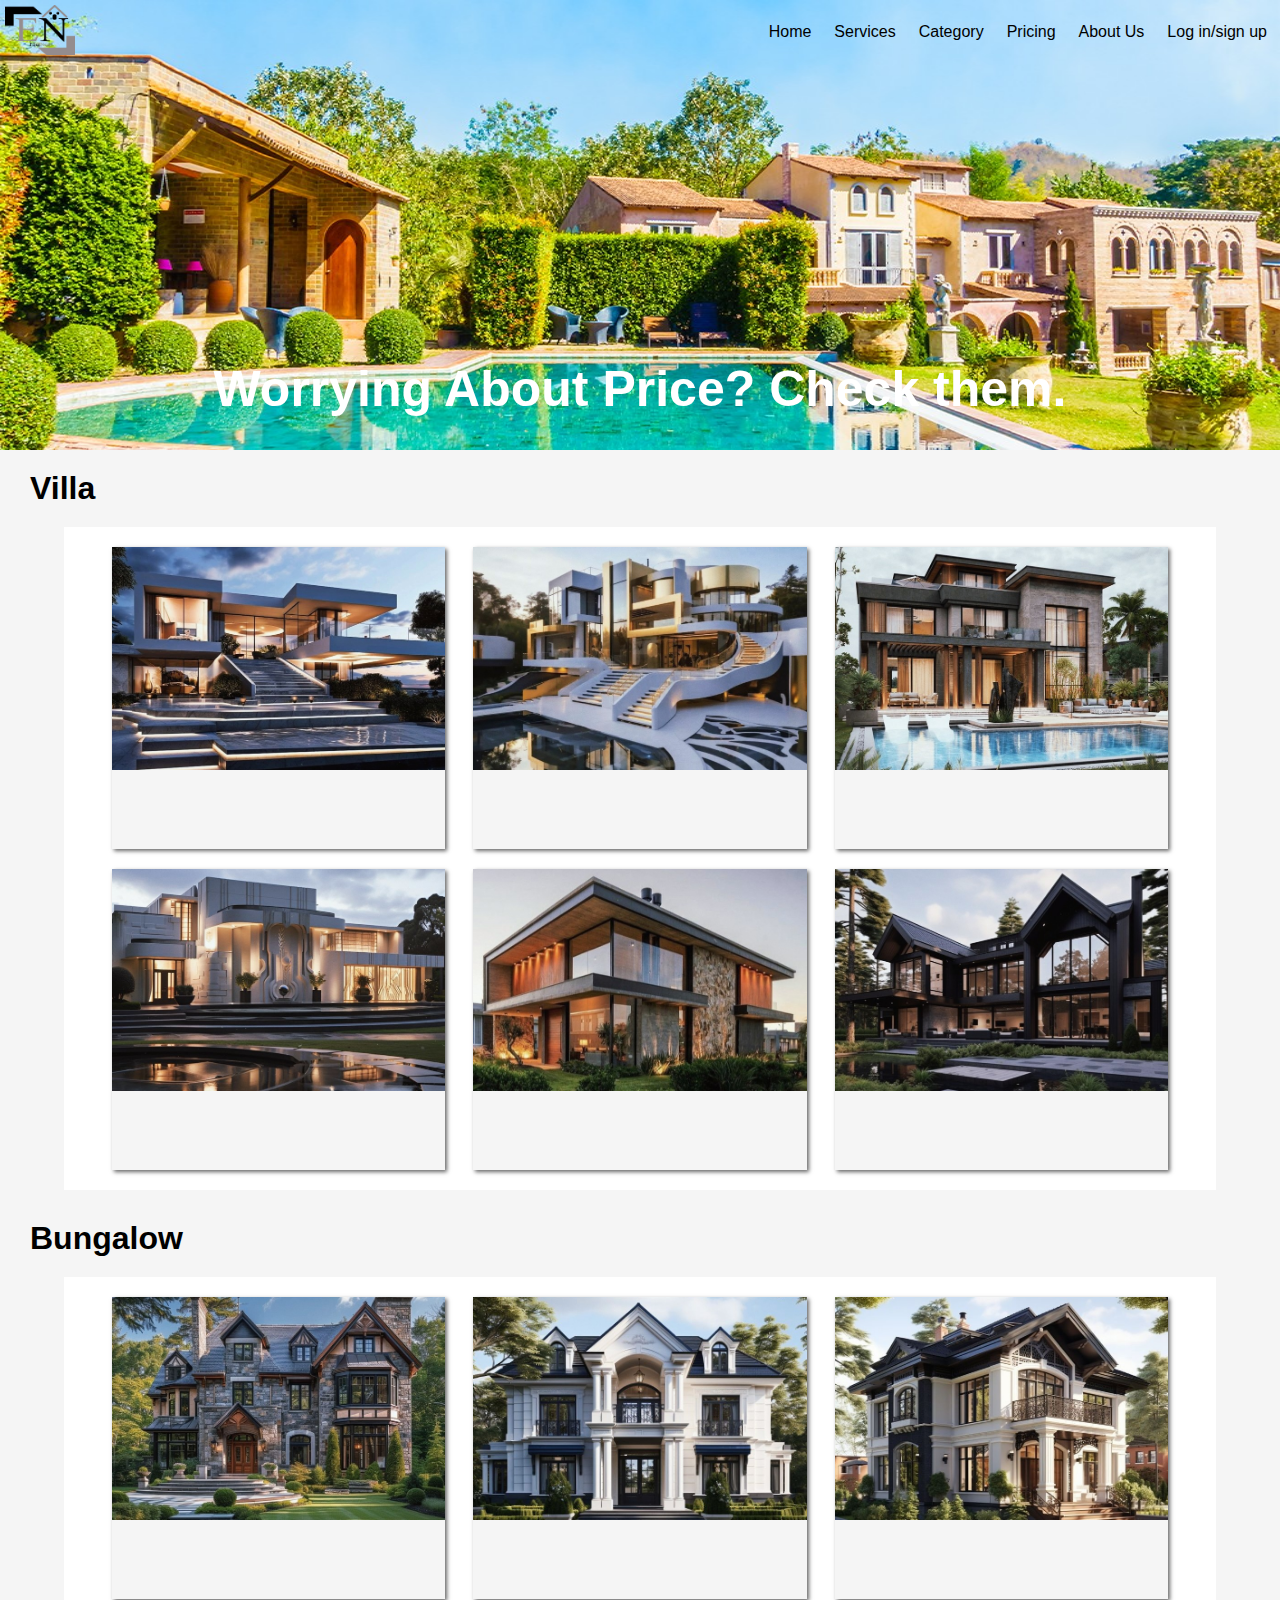
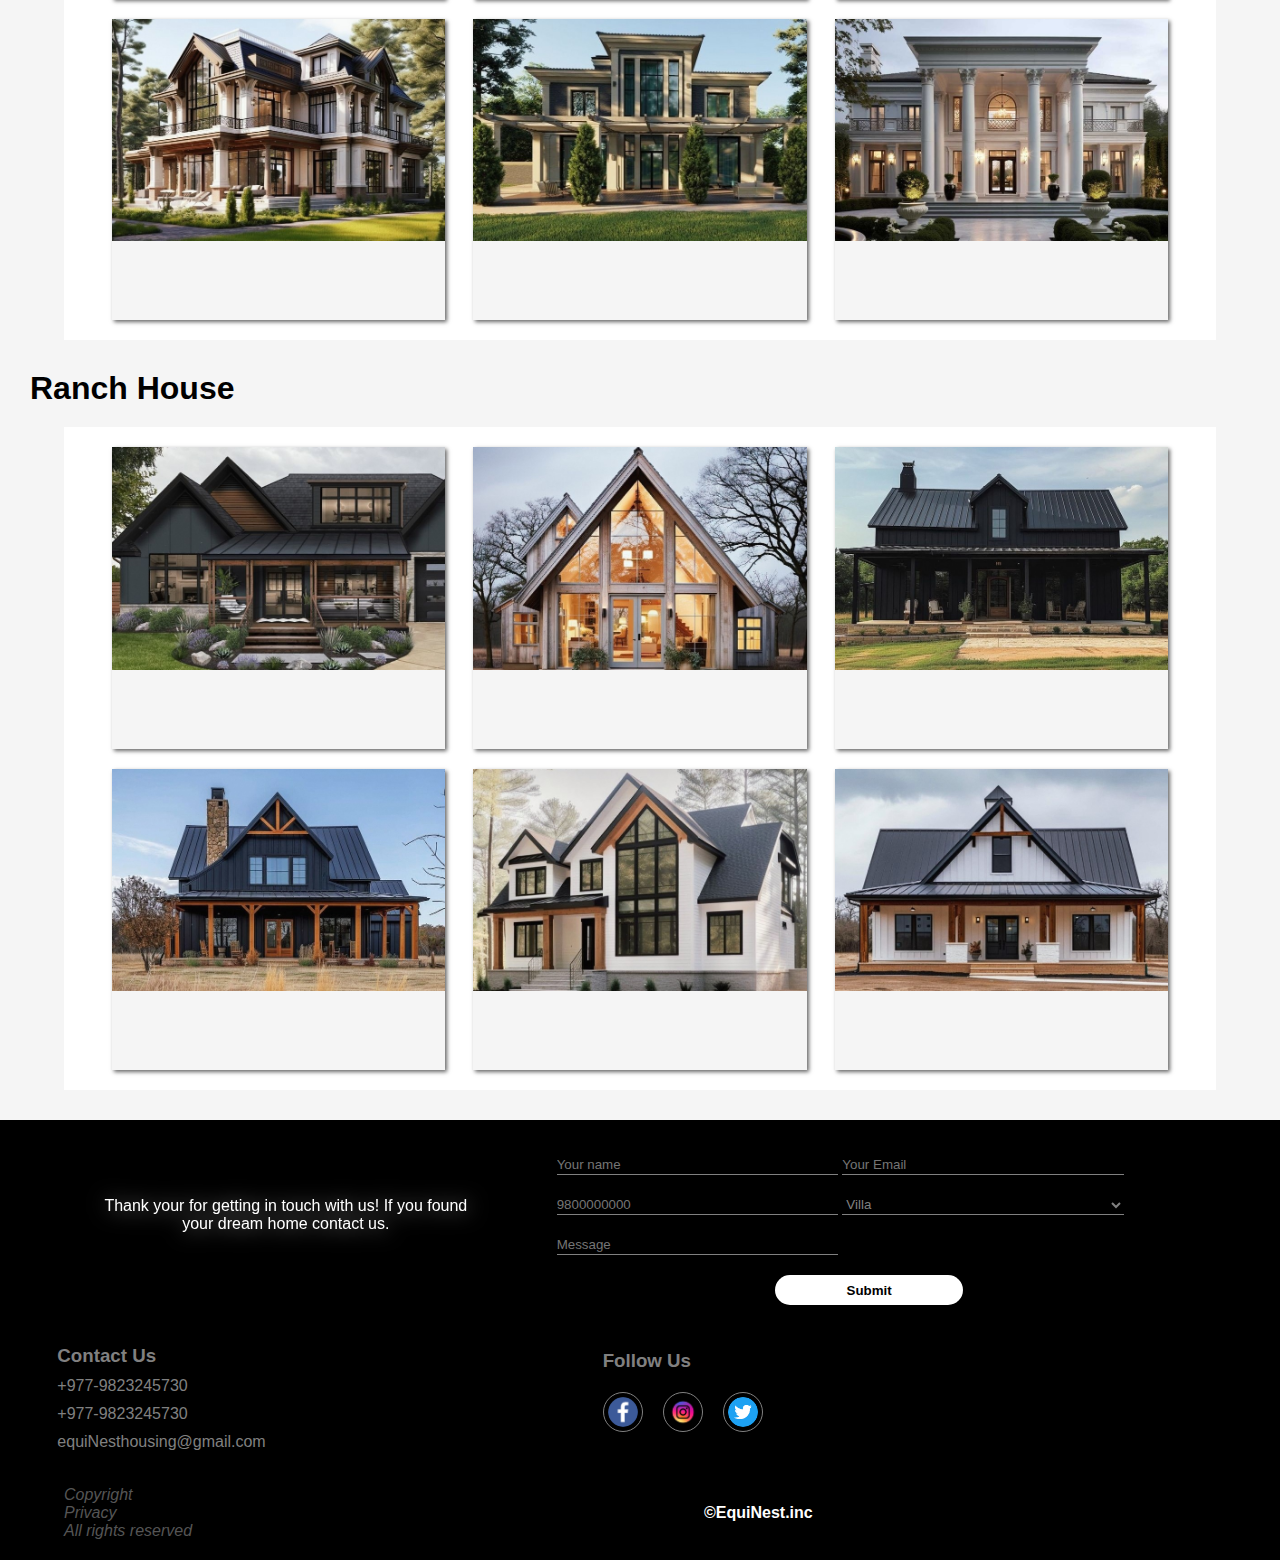
<file: pricing.html>
<!DOCTYPE html>
<html lang="en">

<head>
  <meta charset="UTF-8">
  <meta name="viewport" content="width=device-width, initial-scale=1.0">
  <link rel="stylesheet" href="main.css">
  <link rel="shortcut icon" href="logo.png">
  <title>EquiNest-Housing</title>
  <meta name="description"
    content="Discover the finest properties for sale with EquiNest Housing. We offer expert real estate services, helping you find your ideal home.">
  <meta name="keywords" content="real estate, properties for sale, EquiNest Housing, houses, apartments, luxury homes">
  <meta name="robots" content="All">

</head>

<body>
  <header>
    <nav>
      <div class="navContainer">
        <div class="navbar">

          <div class="brand-title">
            <img src="logo.png" alt="">
          </div>
          <a href="#" class="toggle-button">
            <span class="bar"></span>
            <span class="bar"></span>
            <span class="bar"></span>
          </a>
          <div class="navbar-links">
            <ul>
              <li><a href="index.html">Home</a></li>
              <li><a href="services.html">Services</a></li>
              <li><a href="category.html">Category</a></li>
              <li><a href="pricing.html">Pricing</a></li>
              <li><a href="aboutus.html">About Us</a></li>
              <li><a href="login_signup.html" target="_blank">Log in/sign up</a></li>
            </ul>
          </div>

        </div>
      </div>
      <div class="sliderContainer">
        <div class="slides fade change_height_one">
          <img src="ImagesHomePage/image_slide_villa.jpg" alt="">
        </div>
        <div class="slides fade " id="change_height_two">
          <img src="ImagesHomePage/ImageSlider3.jpg" alt="">
        </div>
        <div class="slides fade" id="change_height_three">
          <img src="ImagesHomePage/Villa2.jpg" alt="">
        </div>
        <h1>Worrying About Price? Check them.</h1>
      </div>
    </nav>
  </header>
  <main>
    <section id="villaPrice">
      <h1>Villa</h1>
      <div class="villaCardContainer">
        <div class="villaContainerTop ">
          <div class="villaCard1 animate left">
            <img src="real-estae-images/Villa/Picsart_24-03-13_18-15-25-949.jpg"
              alt="Villa located at Kathmandu, price is $45,000,000 and contact information is +977-9801XXXXXX.">
            <span class="location">Location: Kathmandu</span>
            <span class="location">Price: $45000000</span>
            <span class="location">Contact: +977-9801XXXXXX</span>
          </div>
          <div class="villaCard2 animate left">
            <img src="real-estae-images/Villa/Picsart_24-03-13_18-15-42-121.jpg"
              alt="Villa located at Pokhara, price is $3,000,000 and contact information is +977-9812XXXXXX.">
            <span class="location">Location: Pokhara</span>
            <span class="location">Price: $3,000,000

            </span>
            <span class="location">Contact: +977-9812XXXXXX</span>
          </div>
          <div class="villaCard3 animate right">
            <img src="real-estae-images/Villa/Picsart_24-03-13_18-16-04-950.jpg"
              alt="Villa located at Bhaktapur, price is $2,800,000 and contact information is +977-9843XXXXXX.">
            <span class="location">Location: Bhaktapur</span>
            <span class="location">Price: $2,800,000</span>
            <span class="location">Contact: +977-9843XXXXXX</span>
          </div>
        </div>
        <div class="villaContainerBottom">
          <div class="villaCard4 animate left">
            <img src="real-estae-images/Villa/Picsart_24-03-13_18-16-22-025.jpg"
              alt="Villa located at Lalitpur, price is $2,700,000 and contact information is +977-9824XXXXXX.">
            <span class="location">Location: Lalitpur</span>
            <span class="location">Price: $2,700,000</span>
            <span class="location">Contact: +977-9824XXXXXX</span>
          </div>
          <div class="villaCard5 animate right">
            <img src="real-estae-images/Villa/Picsart_24-03-13_18-16-44-912.jpg"
              alt="Villa located at Patan, price is $2,900,000 and contact information is +977-9815XXXXXX.">
            <span class="location">Location: Patan</span>
            <span class="location">Price: $2,900,000</span>
            <span class="location">Contact: +977-9815XXXXXX</span>
          </div>
          <div class="villaCard6 animate right">
            <img src="real-estae-images/Villa/Picsart_24-03-13_18-17-12-428.jpg"
              alt="Villa located at Lalitpur, price is $3,200,000 and contact information is +977-9846XXXXXX.">
            <span class="location">Location: Lalitpur</span>
            <span class="location">Price: $3,200,000</span>
            <span class="location">Contact: +977-9846XXXXXX</span>
          </div>
        </div>
      </div>
    </section>
    <section id="bungalowPrice">
      <h1>Bungalow</h1>
      <div class="bungalowCardContainer">
        <div class="bungalowContainerTop">
          <div class="bungalowCard1 animate left">
            <img src="real-estae-images/Bungalow/Picsart_24-03-13_18-22-31-071.jpg"
              alt="Bungalow located at Dhulikhel, price is $2,200,000 and contact information is +977-9851XXXXXX.">
            <span class="location">Location: Dhulikhel</span>
            <span class="location">Price: $2,200,000</span>
            <span class="location">Contact: +977-9851XXXXXX</span>
          </div>
          <div class="bungalowCard2 animate left">
            <img src="real-estae-images/Bungalow/Picsart_24-03-13_18-22-48-425.jpg"
              alt="Bungalow located at Dharan, price is $2,400,000 and contact information is +977-9862XXXXXX.">
            <span class="location">Location: Dharan</span>
            <span class="location">Price: $2,400,000</span>
            <span class="location">Contact: +977-9862XXXXXX</span>
          </div>
          <div class="bungalowCard3 animate right">
            <img src="real-estae-images/Bungalow/Picsart_24-03-13_18-23-15-102.jpg"
              alt="Bungalow located at Biratnagar, price is $2,600,000 and contact information is +977-9803XXXXXX.">
            <span class="location">Location: Biratnagar</span>
            <span class="location">Price: $2,600,000</span>
            <span class="location">Contact: +977-9803XXXXXX</span>
          </div>

        </div>
        <div class="bungalowContainerBottom">
          <div class="bungalowCard4 animate left">
            <img src="real-estae-images/Bungalow/Picsart_24-03-13_18-23-28-800.jpg"
              alt="Bungalow located at Butwal, price is $2,300,000 and contact information is +977-9814XXXXXX.">
            <span class="location">Location: Butwal</span>
            <span class="location">Price: $2,300,000</span>
            <span class="location">Contact: +977-9814XXXXXX</span>

          </div>
          <div class="bungalowCard5 animate right">
            <img src="real-estae-images/Bungalow/Picsart_24-03-13_18-23-45-863.jpg"
              alt="Bungalow located at Gosaikunda, price is $2,700,000 and contact information is +977-9857XXXXXX.">
            <span class="location">Location: Gosaikunda</span>
            <span class="location">Price: $2,700,000</span>
            <span class="location">Contact: +977-9857XXXXXX</span>
          </div>
          <div class="bungalowCard6 animate right">
            <img src="real-estae-images/Bungalow/Picsart_24-03-13_18-24-44-124.jpg"
              alt="Bungalow located at Tansen, price is $2,400,000 and contact information is +977-9809XXXXXX.">
            <span class="location">Location: Tansen</span>
            <span class="location">Price: $2,400,000</span>
            <span class="location">Contact: +977-9809XXXXXX</span>
          </div>
        </div>
      </div>

    </section>
    <section id="ranchHousePrice">
      <h1>Ranch House</h1>
      <div class="ranchHouseCardContainer">
        <div class="ranchHouseContainerTop">
          <div class="ranchHouseCard1 animate left">
            <img src="real-estae-images/Ranchhouse/Picsart_24-03-13_18-19-21-763.jpg"
              alt="Ranch house located at Chitwan, price is $2,900,000 and contact information is +977-9845XXXXXX.">

            <span class="location">Location: Chitwan</span>
            <span class="location">Price: $2,900,000</span>
            <span class="location">Contact: +977-9845XXXXXX</span>

          </div>
          <div class="ranchHouseCard2 animate left">
            <img src="real-estae-images/Ranchhouse/Picsart_24-03-13_18-19-40-094.jpg"
              alt="Ranch house located at Palpa, price is $3,200,000 and contact information is +977-9856XXXXXX.">
            <span class="location">Location: Palpa</span>
            <span class="location">Price: $3,200,000</span>
            <span class="location">Contact: +977-9856XXXXXX</span>
          </div>
          <div class="ranchHouseCard3 animate right">
            <img src="real-estae-images/Ranchhouse/Picsart_24-03-13_18-19-54-297.jpg"
              alt="Ranch house located at Ilam, price is $3,100,000 and contact information is +977-9867XXXXXX.">
            <span class="location">Location: Ilam</span>
            <span class="location">Price: $3,100,000</span>
            <span class="location">Contact: +977-9867XXXXXX</span>
          </div>

        </div>
        <div class="ranchHouseContainerBottom">
          <div class="ranchHouseCard4 animate left">
            <img src="real-estae-images/Ranchhouse/Picsart_24-03-13_18-20-12-786.jpg"
              alt="Ranch house located at Bardiya, price is $2,800,000 and contact information is +977-9808XXXXXX.">
            <span class="location">Location: Bardiya</span>
            <span class="location">Price: $2,800,000</span>
            <span class="location">Contact: +977-9808XXXXXX</span>
          </div>
          <div class="ranchHouseCard5 animate right">
            <img src="real-estae-images/Ranchhouse/Picsart_24-03-13_18-20-51-053.jpg"
              alt="Ranch house located at Kavre, price is $3,100,000 and contact information is +977-9869XXXXXX.">
            <span class="location">Location: Kavre</span>
            <span class="location">Price: $3,100,000</span>
            <span class="location">Contact: +977-9869XXXXXX</span>
          </div>
          <div class="ranchHouseCard6 animate right">
            <img src="real-estae-images/Ranchhouse/Picsart_24-03-13_18-21-14-779.jpg"
              alt="Ranch house located at Syangja, price is $3,300,000 and contact information is +977-9811XXXXXX.">

            <span class="location">Location: Syangja</span>
            <span class="location">Price: $3,300,000</span>
            <span class="location">Contact: +977-9811XXXXXX</span>
          </div>
        </div>
      </div>

    </section>
  </main>
  <footer>
    <div class="footerTop">

      <div class="feedbackContainer">
        <p>Thank your for getting in touch with us! If you found your dream home contact us.</p>
        <form>
          <div class="nameContainer">
            <input type="text" placeholder="Your name" class="name" required>
            <input type="email" placeholder="Your Email" required>
          </div>
          <div class="contactContainer">
            <input type="tel" id="phone" name="phone" placeholder="9800000000" pattern="[0-9]{10}">

            <!-- <input type="text" name="" id="" value=""> -->
            <select name="Interested In" id="Interested">

              <option value="Villa">Villa</option>
              <option value="Bungalow">Bungalow</option>
              <option value="Ranch House">Ranch House</option>
            </select>
          </div>
          <input type="text" class="message" placeholder="Message" required>
          <input type="submit" class="submitBtn">
        </form>
      </div>
      <div class="footerContents">
        <div class="contactUs">
          <h3>Contact Us</h3>
          <a href="tel:+9823245730">+977-9823245730</a>
          <a href="tel:+9823245730">+977-9823245730</a>
          <a href="mailto:name@gmail.com"> equiNesthousing@gmail.com</a>
        </div>
        <div class="followUs">
          <h3>Follow Us</h3>
          <div class="linksContainer">
            <a href="#" class="hov"><img src="facebook-2870.png" alt="Icon image of facebook">
              <span>Facebook</span>
            </a>
            <a href="#" class="hov"><img src="v982-d3-04-removebg-preview.png" alt="Icon Image of Instagram">
              <span>Instagram</span></a>
            <a href="#" class="hov"><img src="twitter.png" alt="Icon Image of Twitter">
              <span>Twitter</span></a>
          </div>
        </div>
      </div>
    </div>
    <div class="footerBottom">
      <div class="rightsReserved">
        <div class="spanDesign">
          <span>Copyright</span>
          <span>Privacy</span>
          <span>All rights reserved</span>
        </div>
      </div>
      <div class="copyrights">
        <h4>&copy;EquiNest.inc</h4>
      </div>
    </div>
  </footer>




  <script src="main.js"></script>
</body>

</html>
</file>
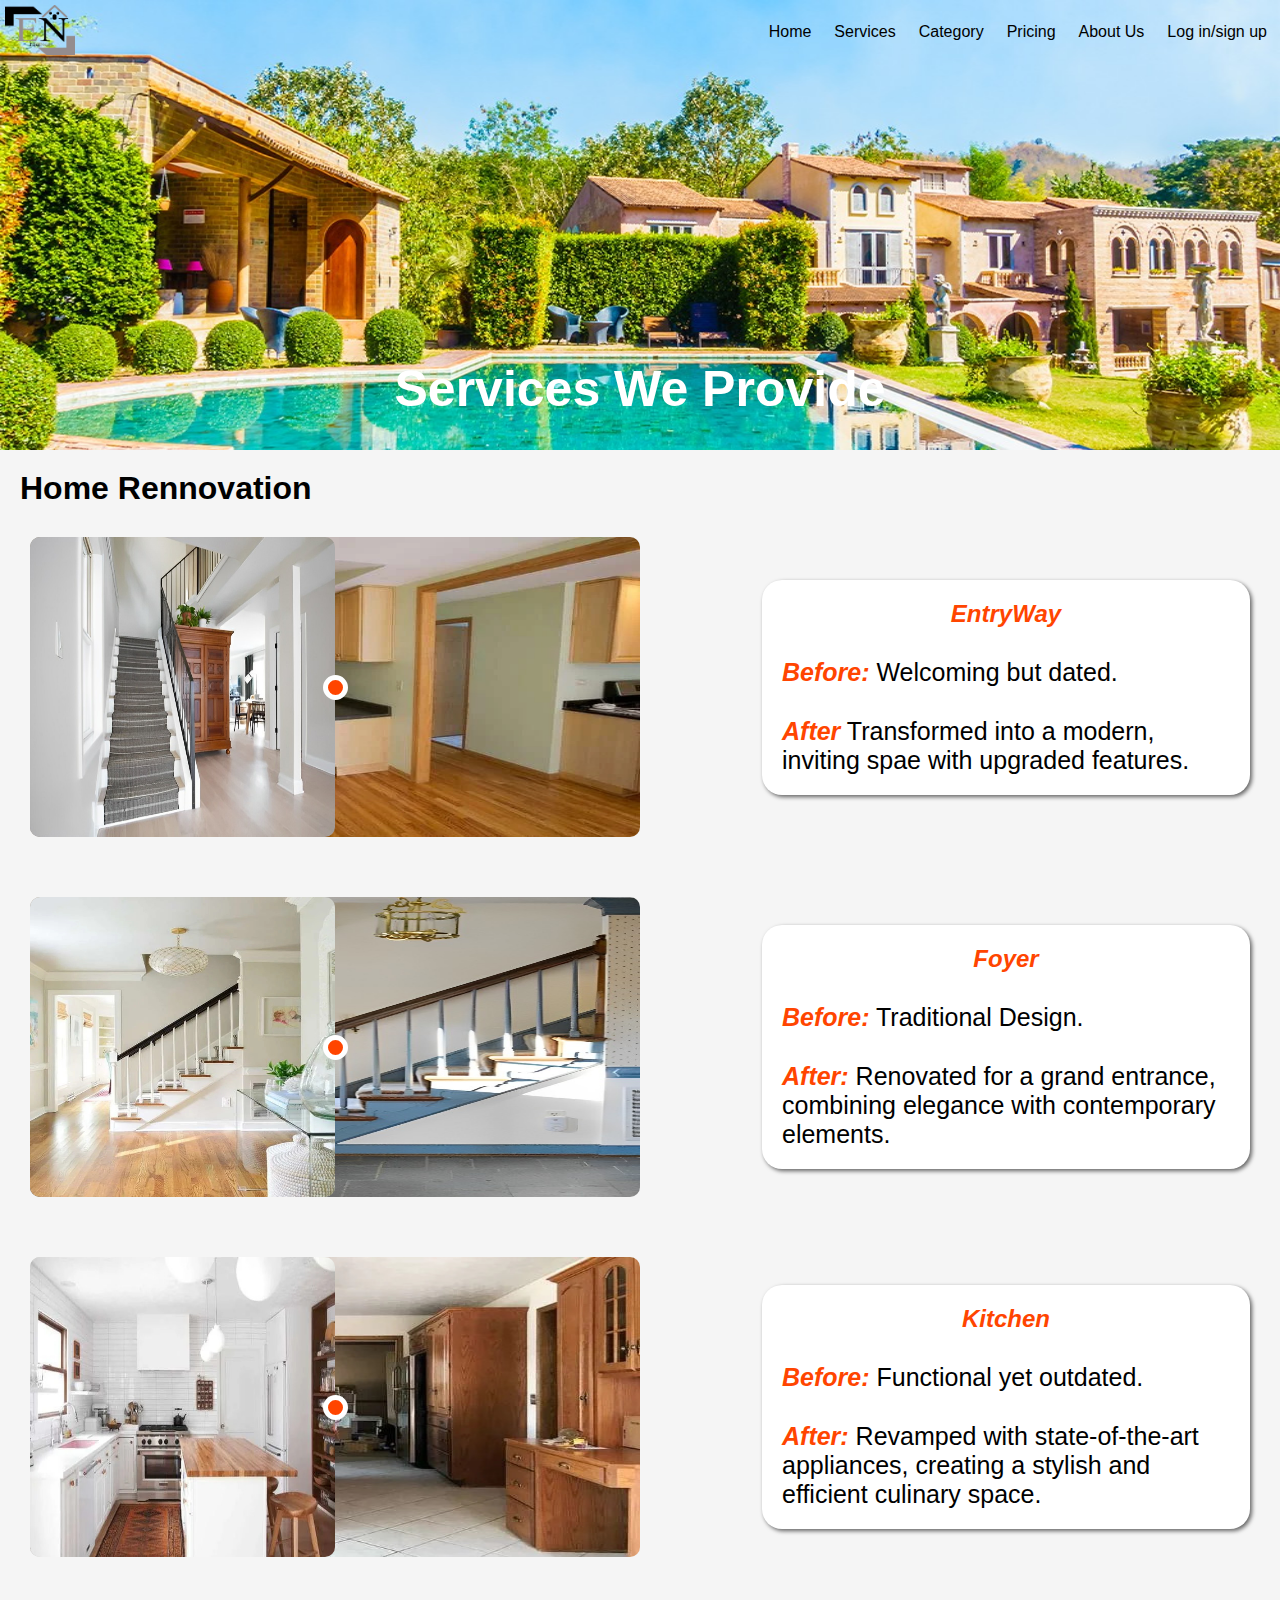
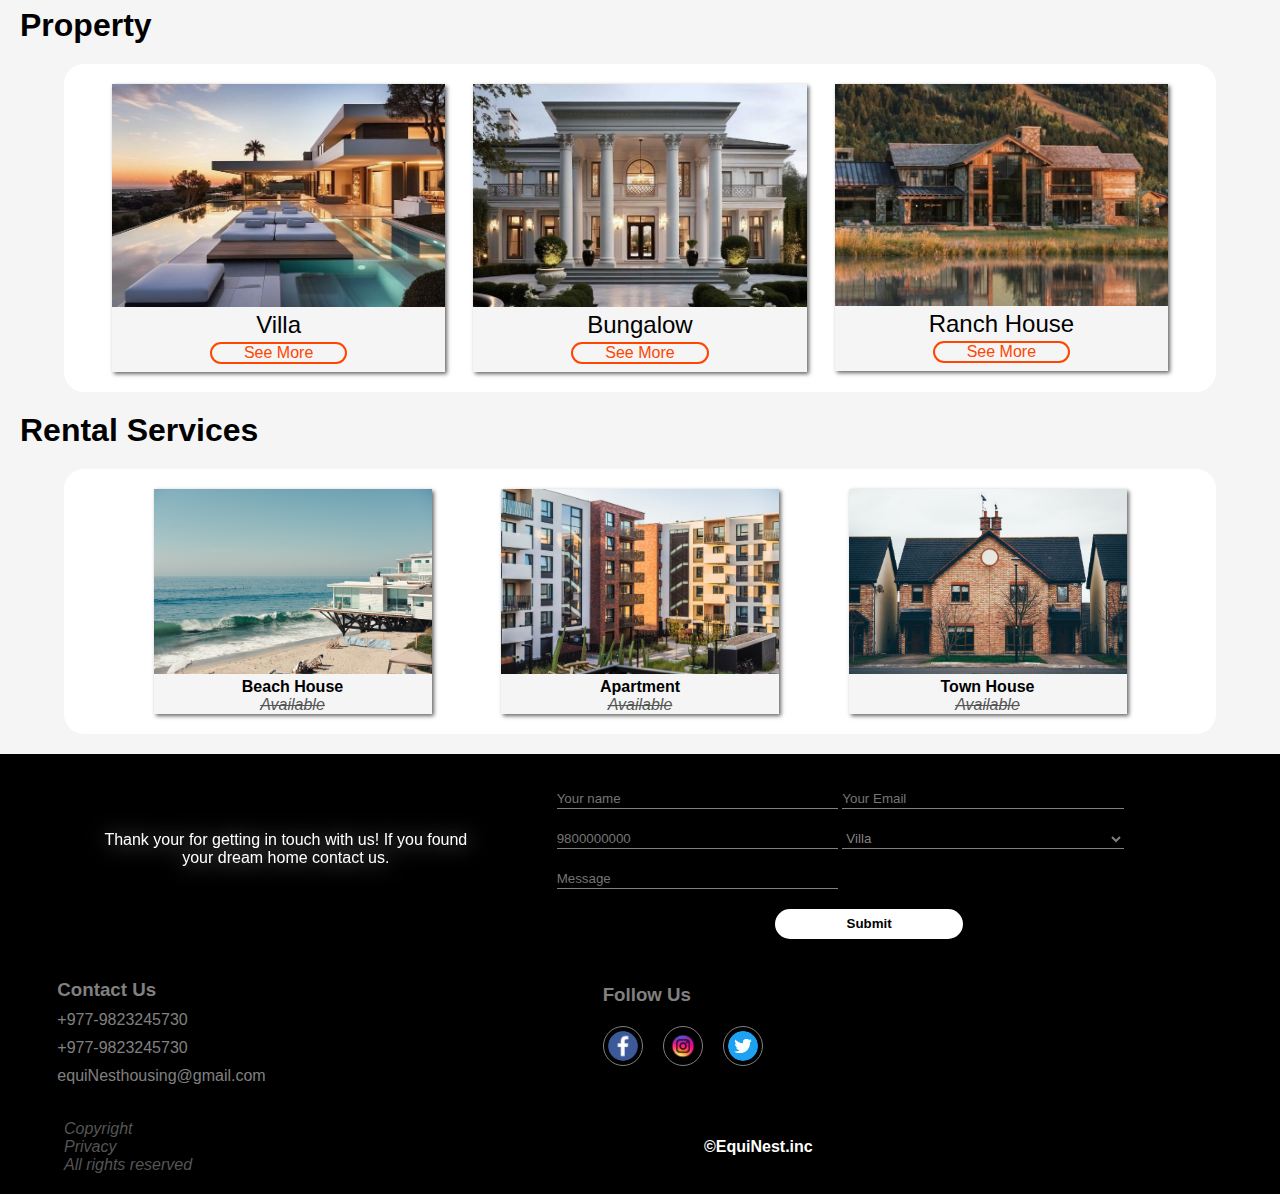
<file: services.html>
<!DOCTYPE html>
<html lang="en">

<head>
  <meta charset="UTF-8">
  <meta name="viewport" content="width=device-width, initial-scale=1.0">
  <link rel="stylesheet" href="main.css">
  <link rel="shortcut icon" href="logo.png">
  <title>EquiNest - Housing</title>
  <meta name="description"
    content="Discover the finest properties for sale with EquiNest Housing. We offer expert real estate services, helping you find your ideal home.">
  <meta name="keywords" content="real estate, properties for sale, EquiNest Housing, houses, apartments, luxury homes">
  <meta name="robots" content="All">

</head>

<body>
  <header>
    <nav>
      <div class="navContainer">
        <div class="navbar">

          <div class="brand-title">
            <img src="logo.png" alt="">
          </div>
          <a href="#" class="toggle-button">
            <span class="bar"></span>
            <span class="bar"></span>
            <span class="bar"></span>
          </a>
          <div class="navbar-links">
            <ul>
              <li><a href="index.html">Home</a></li>
              <li><a href="services.html">Services</a></li>
              <li><a href="category.html">Category</a></li>
              <li><a href="pricing.html">Pricing</a></li>
              <li><a href="aboutus.html">About Us</a></li>
              <li><a href="login_signup.html" target="_blank">Log in/sign up</a></li>
            </ul>
          </div>

        </div>
      </div>
      <div class="sliderContainer">
        <div class="slides fade change_height_one">
          <img src="ImagesHomePage/image_slide_villa.jpg" alt="Image of villa in image slider">
        </div>
        <div class="slides fade " id="change_height_two">
          <img src="ImagesHomePage/ImageSlider3.jpg" alt="Image of villa in image slider">
        </div>
        <div class="slides fade" id="change_height_three">
          <img src="ImagesHomePage/Villa2.jpg" alt="Image of villa in image slider">
        </div>
        <h1>Services We Provide</h1>
      </div>
    </nav>
  </header>
  <main>
    <section id="home_rennovation">
      <div class="homeRennovationSection">
        <h1>Home Rennovation</h1>
        <article>
          <div class="compSlider ">
            <div class="img-comp-container animate left">
              <div class="img-comp-img">
                <img src="Images_Services_page/EntrwayBefore.jpg"
                  alt="Image of entryway before rennovation in image comparison slider">
              </div>
              <div class="img-comp-img img-comp-overlay">
                <img src="Images_Services_page/EntryWayAfter.jpg"
                  alt="Image of entryway after rennovation by EquiNest-Housing in image comparison slider">
              </div>
            </div>
            <div class="compText animate right">
              <h2><span>EntryWay</span></h2>
              <p><strong><span>Before:</span></strong> Welcoming but dated.</p>
              <p><strong><span>After</span></strong> Transformed into a modern, inviting spae with upgraded features.
              </p>
            </div>
          </div>
        </article>
        <article>
          <div class="compSlider">
            <div class="img-comp-container animate left">
              <div class="img-comp-img">
                <img src="Images_Services_page/FoyerBefore.jpg"
                  alt="Image of foyer before rennovation in image comparison slider">
              </div>
              <div class="img-comp-img img-comp-overlay">
                <img src="Images_Services_page/FoyerAfter.jpg"
                  alt="Image of foyer after rennovation by EquiNest-Housing in image comparison slider">
              </div>
            </div>
            <div class="compText animate right">
              <h2><span>Foyer</span></h2>
              <p><strong><span>Before:</span></strong> Traditional Design.</p>
              <p><strong><span>After:</span></strong> Renovated for a grand entrance, combining elegance with
                contemporary elements.
              </p>
            </div>
          </div>
        </article>
        <article>
          <div class="compSlider">
            <div class="img-comp-container  animate left">
              <div class="img-comp-img">
                <img src="Images_Services_page/Kitchen1980.jpg"
                  alt="Image of kitchen before rennovation in image comparison slider">
              </div>
              <div class="img-comp-img img-comp-overlay">
                <img src="Images_Services_page/kitchen1980After.jpg"
                  alt="Image of kitchen after rennovation by EquiNest-Housing in image comparison slider">
              </div>
            </div>
            <div class="compText animate right">
              <h2><span>Kitchen</span></h2>
              <p><strong><span> Before:</span></strong> Functional yet outdated.</p>
              <p><strong><span>After:</span></strong> Revamped with state-of-the-art appliances, creating a stylish and
                efficient
                culinary space.</p>
            </div>
          </div>
        </article>
      </div>
    </section>
    <section id="propertySection">
      <div class="propertySectionServices">
        <h1>Property</h1>
        <div class="propertyImagesContainer">
          <div class="propertyBox1 animate left ">
            <img src="real-estae-images/Villa/Picsart_24-03-13_18-17-35-755.jpg" alt="">
            <h2>Villa</h2>
            <a href="category.html">See More</a>
          </div>
          <div class="propertyBox2 animate left">
            <img src="real-estae-images/Bungalow/Picsart_24-03-13_18-24-44-124.jpg" alt="">
            <h2>Bungalow</h2>
            <a href="category.html">See More</a>
          </div>
          <div class="propertyBox3 animate left">
            <img src="real-estae-images/Ranchhouse/Picsart_24-03-13_18-21-28-347.jpg" alt="">
            <h2>Ranch House</h2>
            <a href="category.html">See More</a>
          </div>
        </div>
      </div>

    </section>
    <section id="rentalService">
      <div class="rentalServices">
        <h1>Rental Services</h1>
        <div class="rentalServicesImages">
          <div class="rentalProperty1 animate right">
            <figure>
              <img src="Images_Services_page/BeachHouse.jpg" alt="Image of a Beach House">
              <figcaption>Beach House</figcaption>
            </figure>
            <span>
              <del>Available</del>
            </span>
          </div>
          <div class="rentalProperty2 animate right">
            <figure>
              <img src="Images_Services_page/UrbanApartmentImage.jpg" alt="Image of Apartment">
              <figcaption>Apartment</figcaption>
            </figure>
            <span>
              <del>Available</del>
            </span>
          </div>
          <div class="rentalProperty3 animate right">
            <figure>
              <img src="Images_Services_page/TownHouseForFigma.jpg" alt="Image of a Town House">
              <figcaption>Town House</figcaption>
            </figure>
            <span><del>Available</del></span>
          </div>
        </div>
      </div>

    </section>
  </main>
  <footer>
    <div class="footerTop">

      <div class="feedbackContainer">
        <p>Thank your for getting in touch with us! If you found your dream home contact us.</p>
        <form>
          <div class="nameContainer">
            <input type="text" placeholder="Your name" class="name" required>
            <input type="email" placeholder="Your Email" required>
          </div>
          <div class="contactContainer">
            <input type="tel" id="phone" name="phone" placeholder="9800000000" pattern="[0-9]{10}">

            <!-- <input type="text" name="" id="" value=""> -->
            <select name="Interested In" id="Interested">

              <option value="Villa">Villa</option>
              <option value="Bungalow">Bungalow</option>
              <option value="Ranch House">Ranch House</option>
            </select>
          </div>
          <input type="text" class="message" placeholder="Message" required>
          <input type="submit" class="submitBtn">
        </form>
      </div>
      <div class="footerContents">
        <div class="contactUs">
          <h3>Contact Us</h3>
          <a href="tel:+9823245730">+977-9823245730</a>
          <a href="tel:+9823245730">+977-9823245730</a>
          <a href="mailto:name@gmail.com"> equiNesthousing@gmail.com</a>
        </div>
        <div class="followUs">
          <h3>Follow Us</h3>
          <div class="linksContainer">
            <a href="#" class="hov"><img src="facebook-2870.png" alt="Icon image of facebook">
              <span>Facebook</span>
            </a>
            <a href="#" class="hov"><img src="v982-d3-04-removebg-preview.png" alt="Icon Image of Instagram">
              <span>Instagram</span></a>
            <a href="#" class="hov"><img src="twitter.png" alt="Icon Image of Twitter">
              <span>Twitter</span></a>
          </div>
        </div>
      </div>
    </div>
    <div class="footerBottom">
      <div class="rightsReserved">
        <div class="spanDesign">
          <span>Copyright</span>
          <span>Privacy</span>
          <span>All rights reserved</span>
        </div>
      </div>
      <div class="copyrights">
        <h4>&copy;EquiNest.inc</h4>
      </div>
    </div>
  </footer>




  <script src="main.js"></script>
  <script src="imageComparison.js"></script>
</body>

</html>
</file>
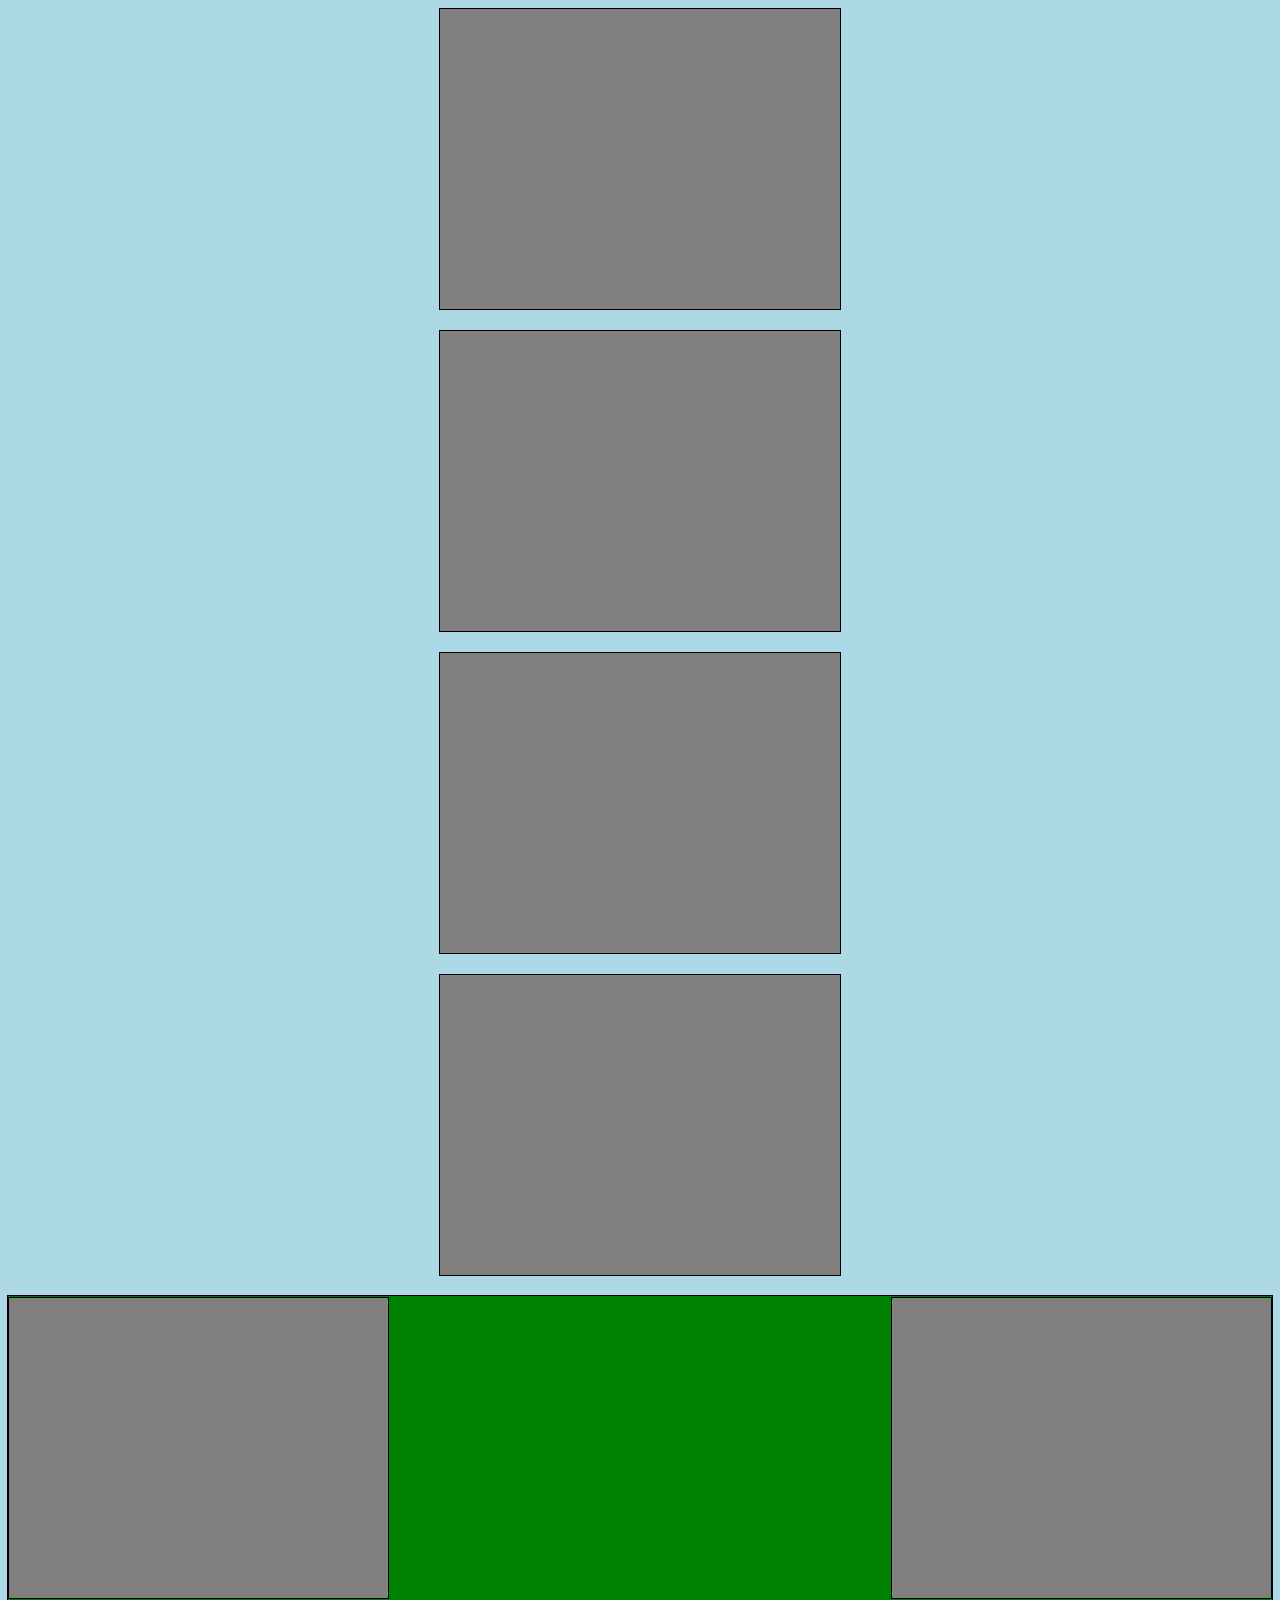
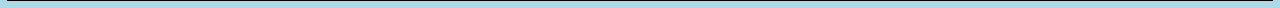
<file: animation/animation.html>
<!DOCTYPE html>
<html lang="en">

<head>
  <meta charset="UTF-8">
  <meta name="viewport" content="width=device-width, initial-scale=1.0">
  <title>Document</title>
  <link rel="stylesheet" href="animation.css">
  <style>
    .div1 {
      height: 300px;
      width: 400px;
      border: 1px solid black;
      background-color: grey;
    }

    .div2 {
      height: 300px;
      width: 400px;
      border: 1px solid black;
      background-color: grey;
    }

    .div3 {
      height: 300px;
      width: 400px;
      border: 1px solid black;
      background-color: grey;
    }

    .div4 {
      height: 300px;
      width: 400px;
      border: 1px solid black;
      background-color: grey;
    }

    .div5 {
      height: 300px;
      width: 400px;
      border: 1px solid black;
      background-color: grey;
    }

    body {
      display: grid;
      place-items: center;
      gap: 20px;
      background-color: lightblue;
    }

    .animationContainer {
      display: flex;
      align-items: center;
      justify-content: space-between;
      border: 1px solid black;
      background-color: green;
      height: 100%;
      width: 100%;
    }

    .box1 {
      height: 300px;
      width: 30%;
      border: 1px solid black;
      background-color: grey;
    }

    .box2 {
      height: 300px;
      width: 30%;
      border: 1px solid black;
      background-color: grey;
    }

    .box3 {
      height: 300px;
      width: 30%;
      border: 1px solid black;
      background-color: grey;
    }
  </style>
</head>

<body>
  <div class=" animate  top div1">

  </div>
  <div class=" animate  right div2"></div>
  <div class=" animate  right div3"></div>
  <div class=" animate  left div4"></div>
  <!-- <div class=" animate  bottom div5"></div> -->

  <div class="animationContainer">
    <div class=" animate left box1"></div>
    <!-- <div class=" animate  bottom box2"></div> -->
    <div class=" animate  right box3"></div>
  </div>


  <script src="animation.js"></script>
</body>

</html>
</file>
<file: main.css>
* {
  margin: 0;
  padding: 0;
  box-sizing: border-box;
}
body {
  font-family: Verdana, Geneva, Tahoma, sans-serif;
  background-color: #f5f5f5;
  /* background-color: #e8edff; */
  overflow-x: hidden;
}

/* Code for Navbar CSS */
nav .brand-title img {
  height: 50px;
  width: 70px;
}
.navContainer {
  width: 100%;
  position: absolute;
}
.navbar {
  display: flex;
  position: relative;
  justify-content: space-between;
  align-items: center;
  background-color: transparent;
  color: white;
  z-index: 99999;
}
.brand-title {
  margin: 5px;
}
.navbar-links {
  height: 100%;
}
.navbar-links ul {
  display: flex;
  margin: 0;
  padding: 0;
}
.navbar-links li {
  list-style: none;
  margin-right: 3px;
}
.navbar-links li a {
  display: block;
  text-decoration: none;
  color: black;
  padding: 10px;
  transition: 0.2s ease-in-out;
}
.navbar-links li a:hover {
  color: orangered;
  transform: scale(1.15);
  transition: 0.2s ease-in-out;
  border-bottom: 1px solid orangered;
}

.toggle-button {
  position: absolute;
  top: 0.75rem;
  right: 1rem;
  display: none;
  flex-direction: column;
  justify-content: space-between;
  width: 30px;
  height: 21px;
}

.toggle-button .bar {
  height: 3px;
  width: 100%;
  background-color: white;
  border-radius: 10px;
}

/* Image Slider Code */
.sliderContainer {
  max-width: 100%;
  position: relative;
  height: 450px;
  margin: 0 auto 20px;
  object-fit: contain;
  overflow: hidden;
}
.sliderContainer h1 {
  font-size: 50px;
  text-align: center;
  color: white;
  /* -webkit-text-stroke: 1px black; */
  position: absolute;
  top: 80%;
  margin-left: auto;
  margin-right: auto;
  left: 0;
  right: 0;
}

.sliderContainer .change_height_one img {
  height: 450px;
  width: 100%;
}
.sliderContainer #change_height_two img {
  height: 450px;
  width: 100%;
}
.sliderContainer #change_height_three img {
  height: 450px;
  width: 100%;
}

/* Code for animation */
.animate.fade-left {
  animation: fade-left 1s ease forwards;
}
/* Fade from left */
@keyframes fade-left {
  0% {
    transform: translateX(-100%) scale(0.8);
    opacity: 0;
  }
  25% {
    opacity: 0.3;
  }
  50% {
    opacity: 0.5;
  }
  75% {
    opacity: 0.7;
  }
  100% {
    transform: translateX(0) scale(1);
    opacity: 1;
  }
}

.animate.fade-right {
  animation: fade-right 1s ease-in-out forwards;
}
/* Fade from right */
@keyframes fade-right {
  0% {
    transform: translateX(100%) scale(0.8);
    opacity: 0;
  }
  25% {
    opacity: 0.3;
  }
  50% {
    opacity: 0.5;
  }
  75% {
    opacity: 0.7;
  }
  100% {
    transform: translateX(0) scale(1);
    opacity: 1;
  }
}

.animate.fade-top {
  animation: fade-top 1s ease-in-out forwards;
}

/* Fade from top */
@keyframes fade-top {
  0% {
    transform: translateY(-100%) scale(0.8);
    opacity: 0;
  }
  25% {
    opacity: 0.3;
  }
  50% {
    opacity: 0.5;
  }
  75% {
    opacity: 0.7;
  }
  100% {
    transform: translateY(0) scale(1);
    opacity: 1;
    box-shadow: 0 0 10px rgba(0, 0, 0, 0);
  }
}

.animate.fade-bottom {
  animation: fade-bottom 2s ease forwards;
}

/* Fade from bottom */
@keyframes fade-bottom {
  0% {
    transform: translateY(100%) scale(0.8);
    opacity: 0;
  }
  25% {
    opacity: 0.3;
  }
  50% {
    opacity: 0.5;
  }
  75% {
    opacity: 0.7;
  }
  100% {
    transform: translateY(0) scale(1);
    opacity: 1;
  }
}

/* The below code is of the Services section CSS of home page */

.home_page_services_section {
  width: 100%;
  padding: 20px;
}
.home_page_services_container {
  width: 100%;
  margin-top: 30px;
  display: flex;
  justify-content: space-evenly;
  align-items: center;
  box-sizing: border-box;
}
.home_page_services_section_details {
  width: 40%;
  background-color: #ffffff;
  padding: 40px 20px 10px;
  border-radius: 20px;
  box-shadow: 2px 2px 4px rgba(0, 0, 0, 0.6);
}
.home_page_services_section_details h2 {
  text-align: center;
  color: orangered;
}
.home_page_services_section_details p {
  font-size: 20px;
  line-height: 30px;
  margin-top: 10px;
}
.home_page_services_section_details a {
  height: 10%;
  width: 40%;
  border-radius: 30px;
  border: none;
  color: orangered;
  background-color: transparent;
  text-decoration: none;
  outline: 3px solid orangered;
  display: block;
  margin: 25px auto 0;
  font-size: 16px;
  text-align: center;
  transition: 1s ease;
  padding: 3%;
}
.home_page_services_section_details a:hover {
  background-color: orangered;
  color: white;
  outline: none;
  cursor: pointer;
}

.home_page_services_section_details ul {
  list-style-position: inside;
  font-size: 16px;
  display: block;
  line-height: 25px;
  margin: 10px 20px;
}

.home_page_services_section_backgroundimage {
  width: 40%;
  border-radius: 10px;
  background-image: url("ImagesHomePage/bgblurredVILLA.jpg");
  background-size: cover;
  background-repeat: no-repeat;
}
.home_page_services_section_overlay_image {
  height: 100%;
  display: flex;
  justify-content: center;
  align-items: center;
}
.home_page_services_section_overlay_image img {
  width: 65%;
  transition: 0.8s ease-in-out;
}
.home_page_services_section_overlay_image img:hover {
  transform: scale(1.2);
  transition: 0.7s ease-in;
}

.home_page_services_section_backgroundimage {
  position: relative;
  height: 400px;
  width: 40%;
}

/* Our projects section container css code */

.our_projects_section_container {
  width: 100%;
  margin-top: 20px;
  padding: 20px;
  display: flex;
  flex-direction: column;
  justify-content: space-around;
}
.our_projects_samples {
  height: 100%;
  width: 100%;
  background-color: #ffffff;
  padding: 15px;
  display: flex;
  justify-content: space-evenly;
  align-items: center;
  flex-wrap: wrap;
}
.our_projects_samples .project1 {
  width: 30%;
  background-color: #f5f5f5;
  box-shadow: 2px 2px 4px rgba(0, 0, 0, 0.6);
}
.our_projects_samples .project1 img {
  height: 60%;
  width: 100%;
}
.our_projects_samples .project1 h3 {
  text-align: center;
  width: 100%;
  margin: 5px auto 0;
}
.our_projects_samples .project1 a {
  text-decoration: none;
  color: orangered;
  display: block;
  width: 100%;
  text-align: center;
  margin-bottom: 7px;
  transition: 0.2s ease-in-out;
}
.our_projects_samples .project2 {
  width: 30%;
  background-color: #f5f5f5;
  box-shadow: 2px 2px 4px rgba(0, 0, 0, 0.6);
}
.our_projects_samples .project2 img {
  height: 60%;
  width: 100%;
}
.our_projects_samples .project2 h3 {
  width: 100%;
  text-align: center;
  margin: 5px auto 0;
}
.our_projects_samples .project2 a {
  text-decoration: none;
  color: orangered;
  display: block;
  width: 100%;
  text-align: center;
  margin-bottom: 7px;
}
.our_projects_samples .project3 {
  width: 30%;
  background-color: #f5f5f5;
  box-shadow: 2px 2px 4px rgba(0, 0, 0, 0.6);
}
.our_projects_samples .project3 img {
  height: 40%;
  width: 100%;
}
.our_projects_samples .project3 h3 {
  width: 100%;
  text-align: center;
  margin: 5px auto 0;
}
.our_projects_samples .project3 a {
  text-decoration: none;
  color: orangered;
  display: block;
  width: 100%;
  text-align: center;
  margin-bottom: 7px;
}
.project1 a:after,
.project2 a:after,
.project3 a:after {
  content: "";
  position: absolute;
  background-color: orangered;
  height: 3px;
  width: 0;
  left: 50%; /* Adjusted to 50% */
  transform: translateX(-50%);
  top: 98%;
  transition: 0.3s linear;
  border-radius: 20px;
}
.project1 a:hover:after,
.project2 a:hover:after,
.project3 a:hover:after {
  width: 50%;
}

/* The below code is for Works completed section */
.projects_completed_section {
  height: 100px;
  width: 100%;
  background-color: white;
  font-family: sans-serif;
  font-weight: bold;
  margin-top: 20px;
  text-align: center;
  display: flex;
  justify-content: space-around;
  align-items: center;
}
.projects_completed_section h2 {
  color: orangered;
}
.projects_completed_section .service_area {
  width: 200px;
  height: 60px;
}
.projects_completed_section .projects_completed {
  width: 200px;
  height: 60px;
}
.projects_completed_section .satisfied_client {
  width: 200px;
  height: 60px;
}
.headingContainer {
  width: 100%;
}

/* The below code is for the testimonial section */
.testimonial_section {
  width: 100%;
  margin-top: 2px;
}
.testimonial_section h2 {
  margin-left: 20px;
}

.testimonialContainer {
  height: 20%;
  width: 50%;
  margin: 20px auto;
  background-color: rgba(207, 205, 205, 0.658);
  border-radius: 20px;
  display: flex;
  justify-content: space-evenly;
  align-items: center;
}
.testimonialContainer p {
  line-height: 20px;
}
.testimonial1 {
  height: 200px;
  width: 100%;
  border-radius: 20px;
  background-color: white;
  padding: 10px;
  display: flex;
  flex-direction: column;
  display: block;
  box-shadow: 2px 2px 4px rgba(0, 0, 0, 0.6);
}
.testimonial1 img {
  height: 100px;
  width: 100px;
  border-radius: 50%;
  display: block;
  margin: auto;
}
.testimonial1 span {
  align-self: self-end;
}
.testimonial2 {
  height: 200px;
  width: 100%;
  border-radius: 20px;
  background-color: white;
  padding: 10px;
  display: flex;
  flex-direction: column;
  display: none;
  box-shadow: 2px 2px 4px rgba(0, 0, 0, 0.6);
}
.testimonial2 img {
  height: 100px;
  width: 100px;
  border-radius: 50%;
  display: block;
  margin: auto;
}
.testimonial2 span {
  align-self: self-end;
}
.testimonial3 {
  height: 200px;
  width: 100%;
  border-radius: 20px;
  background-color: white;
  padding: 10px;
  display: flex;
  flex-direction: column;
  display: none;
  box-shadow: 2px 2px 4px rgba(0, 0, 0, 0.6);
}
.testimonial3 img {
  height: 100px;
  width: 100px;
  border-radius: 50%;
  display: block;
  margin: auto;
}
.testimonial3 span {
  align-self: self-start;
}
.testimonial4 {
  height: 200px;
  width: 100%;
  border-radius: 20px;
  background-color: white;
  padding: 10px;
  display: flex;
  flex-direction: column;
  display: none;
  box-shadow: 2px 2px 4px rgba(0, 0, 0, 0.6);
}
.testimonial4 img {
  height: 100px;
  width: 100px;
  border-radius: 50%;
  display: block;
  margin: auto;
}
.testimonial4 span {
  align-self: self-end;
}

/* The below code is for the footer section of the webpage */
footer {
  height: 100%;
  width: 100%;
  font-family: Verdana, Geneva, Tahoma, sans-serif;
  background-color: black;
}
.footerTop {
  height: 100%;
  width: 100%;
  margin: auto;
  padding: 5px;
  display: flex;
  flex-direction: column;
  gap: 10px;
  font-family: Verdana, Geneva, Tahoma, sans-serif;
  background-color: black;
  position: relative;
}
.feedbackContainer {
  height: 60%;
  width: 100%;
  display: flex;
  justify-content: space-evenly;
  align-items: center;
  padding: 10px;
  background-color: black;
  color: white;
  margin-top: 20px;
  position: relative;
}
.feedbackContainer p {
  width: 30%;
  height: 100%;
  text-align: center;
  filter: drop-shadow(1px 1px 10px rgba(255, 255, 255, 0.527));
  color: white;
  position: relative;
  left: 0;
  top: -15px;
}

form {
  width: 50%;
}
input[type="text"],
input[type="tel"],
input[type="email"] {
  margin-bottom: 20px;
  width: 45%;
  border: none;
  outline: none;
  border-bottom: 1px solid grey;
  background-color: transparent;
  transition: 0.3s ease-in-out;
  color: white;
  padding-bottom: 2px;
}

input[type="text"]:focus,
input[type="tel"]:focus,
input[type="email"]:focus {
  border-bottom: 1px solid white;
  transition: 0.3s ease-in-out;
  color: white;
}

.message {
  width: 100%;
  transition: 0.2s linear;
}
.message:focus {
  width: 92%;
  transition: 0.2s linear;
}
select {
  width: 45%;
  background-color: transparent;
  color: grey;
  border: none;
  outline: none;
  border-bottom: 1px solid grey;
  padding-bottom: 1px;
}
option {
  background-color: black;
  color: grey;
  border: none;
  outline: none;
}
.submitBtn {
  background-color: white;
  color: black;
  text-align: center;
  height: 30px;
  border-radius: 20px;
  font-weight: bold;
  outline: none;
  border: none;
  display: block;
  width: 30%;
  margin: auto;
  position: relative;
  transition: 0.3s ease-in-out;
}
.submitBtn:hover {
  background-color: transparent;
  border: 1px solid white;
  color: white;
  box-shadow: 0px 1px 4px rgba(255, 255, 255, 0.637);
  transition: 0.3s ease-in-out;
  cursor: pointer;
}
.footerContents {
  width: 100%;
  display: flex;
  margin-top: 20px;
  justify-content: space-evenly;
  /* align-items: center; */
  color: grey;
}
.footerContents h3 {
  text-align: start;
}
.contactUs {
  width: 40%;
  background-color: black;
  padding-left: 10px;
}
.contactUs a {
  text-decoration: none;
  color: grey;
  display: block;

  margin: 10px 0 10px 0;
}
.contactUs a:hover {
  color: white;
  transition: 0.2s ease-in-out;
}
.followUs {
  width: 50%;
  color: grey;
  /* background-color: #2b314f; */
  background-color: black;
  padding: 5px;
  display: flex;
  flex-direction: column;
  justify-content: flex-start;
  align-items: flex-start;
}
.followUs a {
  text-decoration: none;
  color: grey;
  display: block;
  margin: 20px 20px 20px 0;
}
.followUs a img:hover {
  border-color: white;
  transition: 0.1s ease-in-out;
  box-shadow: 1px 1px 4px rgba(255, 255, 255, 0.61);
}
.linksContainer {
  width: 50%;
  display: flex;
  justify-content: start;
  align-items: flex-start;
}

.followUs img {
  height: 40px;
  width: 40px;
  padding: 4px;
  border: 1px solid grey;
  border-radius: 50%;
  transition: 0.1s ease-in-out;
}
.followUs .hov {
  display: block;
  position: relative;
}

.followUs .hov span {
  position: absolute;
  top: 100%;
  left: -1%;
  transform: translateX(-50%);
  background-color: transparent;
  color: white;
  padding: 2px 5px;
  border-radius: 3px;
  font-size: 12px;
  opacity: 0;
}

.followUs .hov:hover span {
  opacity: 1;
  transform: translateX(0%);
}
.footerBottom {
  color: white;
  height: 100%;
  width: 100%;
  display: flex;
  align-items: center;
  justify-content: space-around;
}

.rightsReserved {
  height: 100%;
  width: 40%;
}
.rightsReserved span {
  display: block;
}
.spanDesign {
  width: 100%;
  padding: 20px 0;
}
.copyrights {
  height: 100%;
  width: 40%;
  display: flex;
  align-items: center;
  justify-items: center;
}
.copyrights h4 {
  color: white;
}
/* CSS for Services Page */

/* Image comparison slider css code */
.compSlider {
  height: 100%;
  width: 100%;
  padding: 30px;
  display: flex;
  justify-content: space-between;
  align-items: center;
}
.compText {
  background-color: white;
  width: 40%;
  border-radius: 20px;
  padding: 20px;
  box-shadow: 2px 2px 4px rgba(0, 0, 0, 0.6);
}
.compText p {
  font-size: 25px;
  font-family: sans-serif;
  margin-top: 30px;
}
.compText h2 {
  text-align: center;
  font-family: Verdana, Geneva, Tahoma, sans-serif;
}
.img-comp-container {
  position: relative;
  height: 300px;
  width: 50%;
}
.img-comp-container img {
  height: 300px;
  width: 100%;
  border-radius: 10px;
  position: relative;
}

.img-comp-img {
  position: absolute;
  width: 100%;
  height: auto;
}
.img-comp-img img {
  display: block;
}
.img-comp-slider {
  position: absolute;
  z-index: 9;
  cursor: ew-resize;
  width: 25px;
  height: 25px;
  background-color: orangered;
  border: solid 5px white;
  border-radius: 50%;
}
.compSlider span {
  color: orangered;
}

.homeRennovationSection {
  height: 100%;
  width: 100%;
}
.homeRennovationSection h1 {
  margin-top: 20px;
  margin-left: 20px;
}

.propertySectionServices {
  width: 100%;
  height: 100%;
}

.propertySectionServices h1 {
  margin-top: 20px;
  margin-left: 20px;
}
.propertyImagesContainer {
  background-color: white;
  height: 100%;
  width: 90%;
  margin: 20px auto;
  border-radius: 20px;
  padding: 20px;
  display: flex;
  justify-content: space-evenly;
  align-items: center;
  text-align: center;
}
.propertyImagesContainer h2 {
  font-weight: 300;
}

.propertyBox1,
.propertyBox2,
.propertyBox3 {
  padding-bottom: 10px;

  background-color: #f5f5f5;
  width: 30%;
  height: 100%;
  box-shadow: 2px 2px 4px rgba(0, 0, 0, 0.6);
}
.propertyBox1 img,
.propertyBox2 img,
.propertyBox3 img {
  width: 100%;
}

.propertyBox1 a,
.propertyBox2 a,
.propertyBox3 a {
  width: 40%;
  border-radius: 40px;

  color: orangered;
  background-color: transparent;
  text-decoration: none;
  outline: 2px solid orangered;
  display: block;
  margin: 5px auto 0;
  font-size: 16px;
  text-align: center;
  transition: 1s ease;
}
.propertyBox1 a:hover,
.propertyBox2 a:hover,
.propertyBox3 a:hover {
  background-color: orangered;
  color: white;
  outline: none;
  cursor: pointer;
}
/* The below code is for rental services section */
.rentalServices h1 {
  margin-left: 20px;
}
.rentalServicesImages {
  height: 100%;
  width: 90%;
  margin: 20px auto;
  border-radius: 20px;

  background-color: white;
  padding: 20px;
  display: flex;
  justify-content: space-evenly;
  align-items: center;
}
.rentalProperty1,
.rentalProperty2,
.rentalProperty3 {
  height: 90%;
  width: 25%;

  text-align: center;
  background-color: #f5f5f5;
  box-shadow: 2px 2px 4px rgba(0, 0, 0, 0.6);
}
.rentalProperty1 figcaption,
.rentalProperty2 figcaption,
.rentalProperty3 figcaption {
  font-weight: bold;
}

.rentalServices {
  margin-top: 10px;
}
.rentalServices img {
  width: 100%;
}

/* CSS code for category page */
#villaMainContainer {
  width: 100%;
  height: 100%;
}
#villaMainContainer h1 {
  font-size: 30px;
  margin: 20px 0 20px 30px;
}
#bungalowMainContainer {
  width: 100%;
  height: 100%;
  margin-top: 20px;
}
#bungalowMainContainer h1 {
  font-size: 30px;
  margin: 20px 0 20px 30px;
}

#ranchhouseMainContainer {
  width: 100%;
  height: 100%;
  margin-top: 20px;
}
#ranchhouseMainContainer h1 {
  font-size: 30px;
  margin: 20px 0 20px 30px;
}

.villaContainer {
  background-color: white;
  width: 90%;
  margin: auto;
  margin-bottom: 20px;
  padding: 10px;
  border-radius: 20px;
  overflow-x: hidden;
}
.bungalowContainer {
  background-color: white;
  width: 90%;
  margin: auto;
  margin-bottom: 20px;
  padding: 10px;
  border-radius: 20px;
  overflow-x: hidden;
}
.ranchhouseContainer {
  background-color: white;
  width: 90%;
  margin: auto;
  margin-bottom: 30px;
  padding: 10px;
  border-radius: 20px;
  overflow-x: hidden;
}
.villa1,
.villa2,
.villa3,
.villa4,
.villa5 {
  height: 200px;
  width: 30%;
  background-color: #f5f5f5;
  display: flex;
  box-shadow: 2px 2px 4px rgba(0, 0, 0, 0.6);
}
.villa1 img,
.villa2 img,
.villa3 img,
.villa4 img,
.villa5 img {
  object-fit: cover;
  width: 90%;
  cursor: zoom-in;
}
.bungalow1,
.bungalow2,
.bungalow3,
.bungalow4,
.bungalow5 {
  height: 200px;
  width: 30%;
  background-color: #f5f5f5;
  display: flex;
  box-shadow: 2px 2px 4px rgba(0, 0, 0, 0.6);
}
.bungalow1 img,
.bungalow2 img,
.bungalow3 img,
.bungalow4 img,
.bungalow5 img {
  object-fit: cover;
  width: 90%;
  cursor: zoom-in;
}
.ranchhouse1,
.ranchhouse2,
.ranchhouse3,
.ranchhouse4,
.ranchhouse5 {
  height: 200px;
  width: 30%;
  background-color: #f5f5f5;
  display: flex;
  box-shadow: 2px 2px 4px rgba(0, 0, 0, 0.6);
}
.ranchhouse1 img,
.ranchhouse2 img,
.ranchhouse3 img,
.ranchhouse4 img,
.ranchhouse5 img {
  object-fit: cover;
  width: 90%;
  cursor: zoom-in;
}

.details {
  background-color: #967969de;
  height: 100%;
  width: 10%;
  padding: 1px;
  text-align: center;
  display: flex;
  flex-direction: column;
  justify-content: space-between;
  align-items: center;
  transition: 0.2s ease-in-out;
  flex-wrap: wrap;
  /* gap: 1px; */
}
.detailOne:hover,
.detailTwo:hover,
.detailThree:hover,
.detailFour:hover {
  color: white;
  cursor: pointer;
  border-bottom: 1px solid white;
  transition: 0.2s ease-in-out;
  opacity: 0.5;
}
.details span {
  font-size: 12px;
  font-weight: bold;
}
.details p {
  width: 100%;
  font-size: 10px;
  font-weight: bold;
}
.detailOne,
.detailTwo,
.detailThree,
.detailFour {
  width: 100%;
  border-bottom: 1px solid black;
}
.topContainer {
  display: flex;
  justify-content: space-evenly;
  align-items: center;
  /* border: 1px solid black; */
  margin-bottom: 20px;
  margin-top: 20px;
  flex-wrap: wrap;
}
.bottomContainer {
  display: flex;
  justify-content: space-evenly;
  margin-top: 20px;
  margin-bottom: 20px;
  /* border: 1px solid black; */
}

/* Below code is for model image */
#myImg {
  border-radius: 5px;
  cursor: pointer;
  transition: 0.3s;
}

#myImg:hover {
  opacity: 0.7;
}

/* The Modal (background) */
.modal {
  display: none;
  position: fixed;
  z-index: 1;
  padding-top: 100px;
  left: 0;
  top: 0;
  width: 100%;
  height: 100%;
  overflow: auto;
  background-color: rgb(0, 0, 0);
  background-color: rgba(0, 0, 0, 0.9);
}

/* Modal Content (Image) */
.modal-content {
  margin: auto;
  display: block;
  width: 80%;
  max-width: 700px;
}

/* Caption of Modal Image (Image Text) - Same Width as the Image */
#caption {
  margin: auto;
  display: block;
  width: 80%;
  max-width: 700px;
  text-align: center;
  color: #ccc;
  padding: 10px 0;
  height: 150px;
}

/* Add Animation - Zoom in the Modal */
.modal-content,
#caption {
  animation-name: zoom;
  animation-duration: 0.6s;
}

@keyframes zoom {
  from {
    transform: scale(0);
  }
  to {
    transform: scale(1);
  }
}

/* The Close Button */
.close {
  position: absolute;
  top: 15px;
  right: 35px;
  color: #f1f1f1;
  font-size: 40px;
  font-weight: bold;
  transition: 0.3s;
}

.close:hover,
.close:focus {
  color: #bbb;
  text-decoration: none;
  cursor: pointer;
}

/* CSS Code for Pricing Page */
#villaPrice {
  height: 100%;
  width: 100%;
  margin-bottom: 20px;
}
#villaPrice h1 {
  margin: 20px 0 20px 30px;
}

.villaCardContainer {
  background-color: white;
  width: 90%;
  margin: 0 auto 30px;
  padding: 20px;
}
.villaCardContainer:hover {
  cursor: pointer;
}

.villaCard1,
.villaCard2,
.villaCard3,
.villaCard4,
.villaCard5,
.villaCard6 {
  width: 30%;
  background-color: #f5f5f5;
  box-shadow: 2px 2px 4px rgba(0, 0, 0, 0.6);
}
.villaCard1 img,
.villaCard2 img,
.villaCard3 img,
.villaCard4 img,
.villaCard5 img,
.villaCard6 img {
  width: 100%;
}

.villaContainerTop {
  display: flex;
  justify-content: space-evenly;
  align-items: center;
  margin-bottom: 20px;
}
.villaContainerBottom {
  display: flex;
  justify-content: space-evenly;
  align-items: center;
}
.villaCard1 span,
.villaCard2 span,
.villaCard3 span,
.villaCard4 span,
.villaCard5 span,
.villaCard6 span {
  color: #4a0404;
  font-family: Verdana, Geneva, Tahoma, sans-serif;
  font-weight: bold;
  line-height: 25px;
  width: 100%;
  text-align: left;
  opacity: 0;
  display: block;
  transform: translateY(-100px);
  transition: opacity 0.3s ease-in-out, transform 0.3s ease-in-out;
}

.villaCard1:hover > span:nth-of-type(1),
.villaCard2:hover > span:nth-of-type(1),
.villaCard3:hover > span:nth-of-type(1),
.villaCard4:hover > span:nth-of-type(1),
.villaCard5:hover > span:nth-of-type(1),
.villaCard6:hover > span:nth-of-type(1) {
  transition-delay: 0.1s;
  opacity: 1;
  transform: translateY(0);
}

.villaCard1:hover > span:nth-of-type(2),
.villaCard2:hover > span:nth-of-type(2),
.villaCard3:hover > span:nth-of-type(2),
.villaCard4:hover > span:nth-of-type(2),
.villaCard5:hover > span:nth-of-type(2),
.villaCard6:hover > span:nth-of-type(2) {
  transition-delay: 0.25s;
  opacity: 1;
  transform: translateY(0);
}

.villaCard1:hover > span:nth-of-type(3),
.villaCard2:hover > span:nth-of-type(3),
.villaCard3:hover > span:nth-of-type(3),
.villaCard4:hover > span:nth-of-type(3),
.villaCard5:hover > span:nth-of-type(3),
.villaCard6:hover > span:nth-of-type(3) {
  transition-delay: 0.35s;
  opacity: 1;
  transform: translateY(0);
}

/* Below code for bungalow section */
#bungalowPrice {
  height: 100%;
  width: 100%;
  margin-bottom: 20px;
}
#bungalowPrice h1 {
  margin: 20px 0 20px 30px;
}

.bungalowCardContainer {
  background-color: white;
  width: 90%;
  margin: 0 auto 30px;
  padding: 20px;
}
.bungalowCardContainer:hover {
  cursor: pointer;
}
.bungalowContainerTop {
  display: flex;
  justify-content: space-evenly;
  align-items: center;
  margin-bottom: 20px;
}
.bungalowContainerBottom {
  display: flex;
  justify-content: space-evenly;
  align-items: center;
}

.bungalowCard1,
.bungalowCard2,
.bungalowCard3,
.bungalowCard4,
.bungalowCard5,
.bungalowCard6 {
  width: 30%;
  background-color: #f5f5f5;
  box-shadow: 2px 2px 4px rgba(0, 0, 0, 0.6);
}
.bungalowCard1 img,
.bungalowCard2 img,
.bungalowCard3 img,
.bungalowCard4 img,
.bungalowCard5 img,
.bungalowCard6 img {
  width: 100%;
}
.bungalowCard1 span,
.bungalowCard2 span,
.bungalowCard3 span,
.bungalowCard4 span,
.bungalowCard5 span,
.bungalowCard6 span {
  color: #4a0404;
  /* color: #834333; */
  font-family: Verdana, Geneva, Tahoma, sans-serif;
  font-weight: bold;
  line-height: 25px;
  opacity: 0;
  display: block;
  width: 100%;
  text-align: left;
  transform: translateY(-100px);
  transition: opacity 0.3s ease-in-out, transform 0.3s ease-in-out;
}

.bungalowCard1:hover > span:nth-of-type(1),
.bungalowCard2:hover > span:nth-of-type(1),
.bungalowCard3:hover > span:nth-of-type(1),
.bungalowCard4:hover > span:nth-of-type(1),
.bungalowCard5:hover > span:nth-of-type(1),
.bungalowCard6:hover > span:nth-of-type(1) {
  transition-delay: 0.1s;
  opacity: 1;
  transform: translateY(0);
}

.bungalowCard1:hover > span:nth-of-type(2),
.bungalowCard2:hover > span:nth-of-type(2),
.bungalowCard3:hover > span:nth-of-type(2),
.bungalowCard4:hover > span:nth-of-type(2),
.bungalowCard5:hover > span:nth-of-type(2),
.bungalowCard6:hover > span:nth-of-type(2) {
  transition-delay: 0.25s;
  opacity: 1;
  transform: translateY(0);
}

.bungalowCard1:hover > span:nth-of-type(3),
.bungalowCard2:hover > span:nth-of-type(3),
.bungalowCard3:hover > span:nth-of-type(3),
.bungalowCard4:hover > span:nth-of-type(3),
.bungalowCard5:hover > span:nth-of-type(3),
.bungalowCard6:hover > span:nth-of-type(3) {
  transition-delay: 0.35s;
  opacity: 1;
  transform: translateY(0);
}

/* Below code is for ranch house section */
#ranchHousePrice {
  height: 100%;
  width: 100%;
  margin-bottom: 20px;
}
#ranchHousePrice h1 {
  margin: 20px 0 20px 30px;
}

.ranchHouseCardContainer {
  background-color: white;
  width: 90%;
  padding: 20px;
  margin: 0 auto 30px;
}
.ranchHouseCardContainer :hover {
  cursor: pointer;
}
.ranchHouseContainerTop {
  display: flex;
  justify-content: space-evenly;
  align-items: center;
  margin-bottom: 20px;
}
.ranchHouseContainerBottom {
  display: flex;
  justify-content: space-evenly;
  align-items: center;
}
.ranchHouseCard1,
.ranchHouseCard2,
.ranchHouseCard3,
.ranchHouseCard4,
.ranchHouseCard5,
.ranchHouseCard6 {
  background-color: #f5f5f5;
  width: 30%;
  box-shadow: 2px 2px 4px rgba(0, 0, 0, 0.6);
}
.ranchHouseCard1 img,
.ranchHouseCard2 img,
.ranchHouseCard3 img,
.ranchHouseCard4 img,
.ranchHouseCard5 img,
.ranchHouseCard6 img {
  width: 100%;
}

.ranchHouseCard1 span,
.ranchHouseCard2 span,
.ranchHouseCard3 span,
.ranchHouseCard4 span,
.ranchHouseCard5 span,
.ranchHouseCard6 span {
  color: #4a0404;
  font-family: Verdana, Geneva, Tahoma, sans-serif;
  font-weight: bold;
  width: 100%;
  text-align: left;
  line-height: 25px;
  opacity: 0;
  display: block;
  transform: translateY(-100px);
  transition: opacity 0.3s ease-in-out, transform 0.3s ease-in-out;
}

.ranchHouseCard1:hover > span:nth-of-type(1),
.ranchHouseCard2:hover > span:nth-of-type(1),
.ranchHouseCard3:hover > span:nth-of-type(1),
.ranchHouseCard4:hover > span:nth-of-type(1),
.ranchHouseCard5:hover > span:nth-of-type(1),
.ranchHouseCard6:hover > span:nth-of-type(1) {
  transition-delay: 0.1s;
  opacity: 1;
  transform: translateY(0);
}

.ranchHouseCard1:hover > span:nth-of-type(2),
.ranchHouseCard2:hover > span:nth-of-type(2),
.ranchHouseCard3:hover > span:nth-of-type(2),
.ranchHouseCard4:hover > span:nth-of-type(2),
.ranchHouseCard5:hover > span:nth-of-type(2),
.ranchHouseCard6:hover > span:nth-of-type(2) {
  transition-delay: 0.25s;
  opacity: 1;
  transform: translateY(0);
}

.ranchHouseCard1:hover > span:nth-of-type(3),
.ranchHouseCard2:hover > span:nth-of-type(3),
.ranchHouseCard3:hover > span:nth-of-type(3),
.ranchHouseCard4:hover > span:nth-of-type(3),
.ranchHouseCard5:hover > span:nth-of-type(3),
.ranchHouseCard6:hover > span:nth-of-type(3) {
  transition-delay: 0.35s;
  opacity: 1;
  transform: translateY(0);
}

/* Below code is for About us page */
#objective {
  padding: 10px 0;
  /* border: 1px solid black; */
  /* background-color: #f9f9f9; */
}

.container {
  max-width: 1200px;
  margin: 0 auto;
  padding: 0 20px;
}

.section-heading {
  text-align: center;
  margin-bottom: 30px;
}

.objective-section {
  /* border: 1px solid #ccc; */
  background-color: white;
  padding: 20px;
  border-radius: 20px;
  display: flex;
  flex-wrap: wrap;
  justify-content: center;
  align-items: center;
}

.about-us-top-container {
  flex: 1 1 100%;
  margin-bottom: 30px;
}

.about-us-top-container p {
  font-size: 18px;
  line-height: 1.6;
  text-align: center;
}

.about-us-bottom-container {
  display: flex;
  flex: 1 1 100%;
}

.objective-one,
.objective-two {
  flex: 1;
  margin: 0 10px;
  padding: 20px;
  background-color: #fff;
  border-radius: 8px;
  box-shadow: 0 0 10px rgba(0, 0, 0, 0.1);
  text-align: center;
}

.objective-one h3,
.objective-two h3 {
  font-size: 24px;
  margin-bottom: 15px;
  color: #333;
}

.objective-one p,
.objective-two p {
  font-size: 16px;
  line-height: 1.6;
  color: #666;
}

#team {
  padding: 40px;
  text-align: center;
  width: 100%;
  /* border: 1px solid black; */
}
#team p {
  margin-top: 20px;
}

.teamContainer {
  /* border: 1px solid black; */
  border-radius: 20px;
  display: flex;
  flex-wrap: wrap;
  justify-content: center;
  background-color: white;
  margin-top: 20px;
}

.memberContainer {
  /* border: 1px solid black; */
  margin: 20px;
  padding: 10px;
  background-color: #fff;
  border-radius: 8px;
  box-shadow: 2px 2px 4px rgba(0, 0, 0, 0.6);
  width: 250px;
  text-align: center;
  transition: all 0.3s;
}

.memberContainer img {
  width: auto;
  height: 200px;
  /* Set a specific height value */
  object-fit: cover;
  /* Helps maintain aspect ratio and prevent distortion */
  border-radius: 50%;
  margin-bottom: 10px;
}

h3 {
  margin: 0;
}

span {
  color: #555;
  font-style: italic;
}
.container {
  /* border: 1px solid black; */
  max-width: 1400px;
  margin: 20px auto;
  padding: 0 20px;
  display: flex;
  flex-wrap: wrap;
  justify-content: space-between;
  padding: 20px;
}
.offerContainer {
  /* border: 1px solid black; */
  border-radius: 20px;
  width: 95%;
  margin: auto;
  padding: 0 20px;
  display: flex;
  flex-wrap: wrap;
  justify-content: space-between;
  background-color: white;
}

.container h2 {
  width: 100%;
  text-align: center;
  margin-bottom: 20px;
}

.service {
  flex: 0 0 30%;
  /* Set the initial width to 30% */
  background-color: #fff;

  margin: 20px 0;
  padding: 20px;
  text-align: center;
  border: 1px solid #e0e0e0;
  border-radius: 8px;
  box-sizing: border-box;
  box-shadow: 2px 2px 4px rgba(0, 0, 0, 0.6);
  transition: all 0.3s;
}

.service:hover {
  background-color: #f4f4f4;
}

/* Log in and sign up page css */
.login-signup-container {
  width: 90%;
  max-width: 400px;
  background: #fff;
  padding: 20px;
  border-radius: 8px;
  box-shadow: 0 4px 6px rgba(0, 0, 0, 0.1);
  margin: 50px auto;
  transition: 0.3s ease-in-out;
}
.login-signup-container form {
  width: 100%;
}

.login-signup-container .login-signup-form {
  display: none;
  animation: fadeIn 0.5s ease-in-out forwards;
}
.login-signup-form h2 {
  margin-bottom: 10px;
}

.login-signup-container .login-signup-form.active {
  display: block;
}

@keyframes fadeIn {
  from {
    opacity: 0;
    transform: translateY(-20px);
  }
  to {
    opacity: 1;
    transform: translateY(0);
  }
}

.login-signup-container .input-container,
.login-signup-container .gender-container,
.login-signup-container .terms-container {
  margin-bottom: 10px;
}

.login-signup-container input[type="text"],
.login-signup-container input[type="password"],
.login-signup-container input[type="email"],
.login-signup-container input[type="submit"] {
  width: 100%;
  padding: 10px;

  border: 1px solid #ccc;
  color: black;
  border-radius: 4px;
}

.login-signup-container input[type="submit"] {
  background-color: #007bff;
  color: white;
  border: none;
  cursor: pointer;
  font-weight: bold;
}

.login-signup-container input[type="submit"]:hover {
  background-color: #0056b3;
}

.login-signup-container .error-msg {
  color: #d9534f;
  margin: 5px 0;
}
.login-signup-form a:hover {
  color: red;
  transition: 0.3s ease-in-out;
}

/* Responsive Design */

@media only screen and (max-width: 1100px) {
  .testimonial1 {
    height: 230px;
  }
  .testimonial2 {
    height: 230px;
  }
  .testimonial3 {
    height: 230px;
  }
  .testimonial4 {
    height: 230px;
  }
}

/* Media query for large devices or with max-width 992px */
@media only screen and (max-width: 992px) {
  .details span {
    font-size: 14px;
    font-weight: bold;
  }
  .details p {
    /* width: 10%; */
    font-size: 10px;
    font-weight: bold;
  }
  .villa1,
  .villa2,
  .villa3,
  .villa4,
  .villa5 {
    height: 200px;
    width: 30%;
    background-color: #f5f5f5;
    display: flex;
    box-shadow: 2px 2px 4px rgba(0, 0, 0, 0.6);
  }
  .villa1 img,
  .villa2 img,
  .villa3 img,
  .villa4 img,
  .villa5 img {
    object-fit: fill;
    /* height: 200px; */
    width: 80%;
  }
  .bungalow1,
  .bungalow2,
  .bungalow3,
  .bungalow4,
  .bungalow5 {
    height: 200px;
    width: 30%;
    background-color: #f5f5f5;
    display: flex;
    box-shadow: 2px 2px 4px rgba(0, 0, 0, 0.6);
  }
  .bungalow1 img,
  .bungalow2 img,
  .bungalow3 img,
  .bungalow4 img,
  .bungalow5 img {
    object-fit: fill;
    /* height: 200px; */
    width: 80%;
  }
  .ranchhouse1,
  .ranchhouse2,
  .ranchhouse3,
  .ranchhouse4,
  .ranchhouse5 {
    height: 200px;
    width: 30%;
    background-color: #f5f5f5;
    display: flex;
    box-shadow: 2px 2px 4px rgba(0, 0, 0, 0.6);
  }
  .ranchhouse1 img,
  .ranchhouse2 img,
  .ranchhouse3 img,
  .ranchhouse4 img,
  .ranchhouse5 img {
    object-fit: fill;
    /* height: 200px; */
    width: 80%;
  }
  .details {
    background-color: #967969de;
    height: 100%;
    width: 20%;
    padding: 1px;
    text-align: center;
    display: flex;
    flex-direction: column;
    justify-content: space-between;
    align-items: center;
    transition: 0.2s ease-in-out;
    flex-wrap: wrap;
    /* gap: 1px; */
  }
  /* The below code is for about us page */
  .aboutUsBottomContainer {
    width: 100%;
    margin: 20px auto 20px;
    border: 1px solid green;
    display: flex;
    justify-content: space-between;
    align-items: center;
    gap: 20px;
    padding: 20px 0;
  }
  .objectiveOne {
    width: 100%;
    height: 100%;
    border: 1px solid black;
    padding: 20px;
    background-color: white;
    border-radius: 20px;
  }
  .objectiveTwo {
    width: 100%;
    height: 100%;
    border: 1px solid black;
    padding: 20px;
    background-color: white;
    border-radius: 20px;
  }
  .testimonial1 {
    height: 250px;
  }
  .testimonial2 {
    height: 250px;
  }
  .testimonial3 {
    height: 250px;
  }
  .testimonial4 {
    height: 250px;
  }

  /* The below code is for meet our team section */
}

/* Media for device with max-width 768px or for medium devices */
@media only screen and (max-width: 768px) {
  .home_page_services_section_details p {
    line-height: 20px;
    margin-top: 10px;
    text-align: justify;
  }

  .home_page_services_section_details ul {
    list-style-position: outside;
    display: block;
    line-height: 25px;
  }
  .home_page_services_section_details a {
    padding: 1%;
    margin: 25px auto 0;
    transition: 1s ease;
  }
  .testimonial1 {
    height: 270px;
  }
  .testimonial2 {
    height: 270px;
  }
  .testimonial3 {
    height: 270px;
  }
  .testimonial4 {
    height: 270px;
  }

  /* about us page code for responsiveness */
  .service {
    flex: 0 0 100%;
    /* Set the width to 100% for responsiveness on smaller screens */
  }

  .memberContainer {
    width: 100%;
    margin: 10px;
  }
  .about-us-bottom-container {
    flex-direction: column;
  }

  .objective-one,
  .objective-two {
    margin: 0 0 20px;
  }
}

@media only screen and (max-width: 700px) {
  .modal-content {
    width: 100%;
  }
}

/* Media Query for navbar */

@media (max-width: 650px) {
  .navbar {
    flex-direction: column;
    align-items: flex-start;
  }

  .toggle-button {
    display: flex;
  }

  .navbar-links {
    display: none;
    height: 100%;
    width: 100%;
  }

  .navbar-links ul {
    background-color: transparent;
    backdrop-filter: blur(10px);
    width: 100%;
    height: 100vh;
    flex-direction: column;
  }

  .navbar-links ul li {
    text-align: center;
  }

  .navbar-links ul li a {
    color: white;
    padding: 1rem 1rem;
  }

  .navbar-links.active {
    display: flex;
  }
  /* The below code is for about us page */
  .teamMembers h2 {
    font-size: 20px;
  }
}

@media only screen and (max-width: 600px) {
  .footerTop {
    height: 100%;
    width: 100%;
    margin: auto;
    padding: 5px;
    display: flex;
    flex-direction: column;
    /* justify-content: space-around; */
  }
  .feedbackContainer {
    /* border: 1px solid grey; */
    height: 60%;
    width: 100%;
    display: flex;
    flex-direction: column;
    justify-content: space-evenly;
    align-items: center;
    padding: 10px;
    background-color: black;
    color: white;
    margin-top: 20px;
  }
  .feedbackContainer p {
    width: 80%;
    height: 100%;
    text-align: center;

    color: white;
    padding: 5px 0;
    margin-bottom: 20px;
  }
  .footerContents {
    border: 1px solid black;
    width: 100%;
    padding: 10px;
    display: flex;
    margin-top: 20px;
    justify-content: space-around;
    align-items: center;
    color: grey;
    border: 1px solid white;
  }
  form {
    width: 100%;
  }
  .footerContents h3 {
    text-align: start;
  }
  input[type="text"],
  input[type="tel"],
  input[type="email"] {
    margin-bottom: 20px;
    border: none;
    outline: none;
    width: 45%;
    border-bottom: 1px solid grey;
    background-color: transparent;
    transition: 0.3s ease-in-out;
    color: white;
    padding-bottom: 2px;
  }
  .message:focus {
    width: 90%;
  }
  .contactUs a {
    font-size: 14px;
  }
  .footerContents {
    border: none;
  }

  .login-signup-container {
    width: 100%;
    border-radius: 0;
  }
}

/* Medium query for small devices */
@media only screen and (max-width: 576px) {
  .sliderContainer h1 {
    font-size: 30px;
    text-align: center;
    color: white;
    position: absolute;
    width: 100%;
    top: 80%;
    margin-left: auto;
    margin-right: auto;
    left: 0;
    right: 0;
  }

  .home_page_services_container {
    width: 100%;
    margin-top: 30px;
    display: flex;
    flex-direction: column;
    justify-content: space-between;
    gap: 20px;
    box-sizing: border-box;
  }
  .home_page_services_section_details {
    width: 100%;
    border-radius: 20px;
    background-color: #ffffff;
  }
  .home_page_services_section_details p {
    font-size: 20px;
    line-height: 30px;
    margin-top: 10px;
  }
  .home_page_services_section_backgroundimage {
    width: 100%;
    border-radius: 20px;
    background-image: url("ImagesHomePage/bgblurredVILLA.jpg");
    background-size: cover;
    background-repeat: no-repeat;
  }
  .home_page_services_section_details a {
    height: 10%;
    width: 40%;
    border-radius: 30px;
    border: none;
    color: orangered;
    background-color: transparent;
    text-decoration: none;
    outline: 3px solid orangered;
    display: block;
    margin: 25px auto 0;
    font-size: 16px;
    text-align: center;
    transition: 1s ease;
    padding: 3%;
  }
  .our_projects_samples {
    padding: 10px;
    width: 100%;
    background-color: #ffffff;

    display: flex;
    flex-direction: column;
    justify-content: space-evenly;
    align-items: center;
    flex-wrap: wrap;
  }
  .our_projects_samples .project1 {
    width: 100%;
    background-color: #f5f5f5;
    margin-bottom: 10px;
  }
  .our_projects_samples .project1 img {
    height: 50%;
    width: 100%;
  }
  .our_projects_samples .project2 {
    width: 100%;
    background-color: #f5f5f5;
    margin-bottom: 10px;
  }
  .our_projects_samples .project2 img {
    height: 50%;
    width: 100%;
  }
  .our_projects_samples .project3 {
    width: 100%;
    background-color: #f5f5f5;
  }
  .our_projects_samples .project3 img {
    height: 50%;
    width: 100%;
  }
  .projects_completed_section .service_area {
    width: 33%;
    height: 70px;
  }
  .projects_completed_section .projects_completed {
    width: 33%;
    height: 70px;
  }
  .projects_completed_section .satisfied_client {
    width: 33%;
    height: 70px;
  }
  .testimonialContainer p {
    line-height: 15px;
  }
  .testimonial1 {
    height: 280px;
  }
  .testimonial2 {
    height: 280px;
  }
  .testimonial3 {
    height: 280px;
  }
  .testimonial4 {
    height: 280px;
  }

  /* Services page media query */

  /* Image comparison slider media query */
  .compSlider {
    height: 100%;
    width: 100%;
    padding: 30px;

    display: flex;
    flex-direction: column;
    justify-content: space-evenly;
    align-items: center;
    gap: 20px;
  }
  .compText {
    background-color: white;

    width: 100%;
    border-radius: 20px;
    padding: 20px;

    box-shadow: 2px 2px 4px rgba(0, 0, 0, 0.6);
  }
  .img-comp-container {
    position: relative;
    border-radius: 30px;

    height: 300px;
    width: 100%;
    overflow: hidden;
  }

  .sliderContainer h1 {
    font-size: 30px;
    text-align: center;
    color: white;
    position: absolute;
    top: 80%;
    margin-left: auto;
    margin-right: auto;
    left: 0;
    right: 0;
  }
  .propertyImagesContainer {
    background-color: white;

    height: 100%;
    width: 90%;
    margin: 20px auto;
    border-radius: 20px;
    padding: 20px;
    display: flex;
    flex-direction: column;
    justify-content: space-evenly;
    align-items: center;
    text-align: center;
    gap: 20px;
  }
  .propertyBox1,
  .propertyBox2,
  .propertyBox3 {
    padding-bottom: 10px;

    width: 100%;
    height: 100%;
  }
  .rentalServicesImages {
    height: 100%;
    width: 90%;
    margin: 20px auto;
    border-radius: 20px;

    background-color: white;
    padding: 20px;
    display: flex;
    flex-direction: column;
    gap: 20px;
    justify-content: space-evenly;
    align-content: center;
  }
  .rentalProperty1,
  .rentalProperty2,
  .rentalProperty3 {
    height: 90%;
    width: 100%;

    text-align: center;
  }

  /* Category Page media query */
  .topContainer {
    display: flex;
    flex-direction: column;
    justify-content: space-evenly;
    align-items: center;
    /* border: 1px solid black; */
    margin-bottom: 10px;
    margin-top: 10px;
    gap: 10px;
  }
  .bottomContainer {
    display: flex;
    flex-direction: column;
    justify-content: space-evenly;
    align-items: center;
    gap: 10px;
    /* border: 1px solid black; */
  }
  .villa1,
  .villa2,
  .villa3,
  .villa4,
  .villa5 {
    height: 200px;
    width: 100%;
    background-color: #f5f5f5;
    display: flex;
    box-shadow: 2px 2px 4px rgba(0, 0, 0, 0.6);
  }
  .ranchhouse1,
  .ranchhouse2,
  .ranchhouse3,
  .ranchhouse4,
  .ranchhouse5 {
    height: 200px;
    width: 100%;
    background-color: #f5f5f5;
    display: flex;
    box-shadow: 2px 2px 4px rgba(0, 0, 0, 0.6);
  }
  .bungalow1,
  .bungalow2,
  .bungalow3,
  .bungalow4,
  .bungalow5 {
    height: 200px;
    width: 100%;
    background-color: #f5f5f5;
    display: flex;
    box-shadow: 2px 2px 4px rgba(0, 0, 0, 0.6);
  }

  /* Media Query For Pricing Page */
  .villaCard1,
  .villaCard2,
  .villaCard3,
  .villaCard4,
  .villaCard5,
  .villaCard6 {
    width: 100%;
    text-align: justify;
    background-color: #f5f5f5;
    box-shadow: 2px 2px 4px rgba(0, 0, 0, 0.6);
  }
  .villaContainerTop {
    display: flex;
    flex-direction: column;
    justify-content: space-evenly;
    align-items: center;
    margin-bottom: 20px;
    gap: 20px;
  }
  .villaContainerBottom {
    display: flex;
    justify-content: space-evenly;
    flex-direction: column;
    align-items: center;
    gap: 20px;
  }
  .bungalowCard1,
  .bungalowCard2,
  .bungalowCard3,
  .bungalowCard4,
  .bungalowCard5,
  .bungalowCard6 {
    width: 100%;
    background-color: #f5f5f5;
    box-shadow: 2px 2px 4px rgba(0, 0, 0, 0.6);
  }
  .bungalowContainerTop {
    display: flex;
    justify-content: space-evenly;
    flex-direction: column;
    align-items: center;
    margin-bottom: 20px;
    gap: 20px;
  }
  .bungalowContainerBottom {
    display: flex;
    justify-content: space-evenly;
    align-items: center;
    flex-direction: column;
    gap: 20px;
  }
  .ranchHouseContainerTop {
    display: flex;
    justify-content: space-evenly;
    align-items: center;
    margin-bottom: 20px;
    gap: 20px;
    flex-direction: column;
  }
  .ranchHouseContainerBottom {
    display: flex;
    justify-content: space-evenly;
    align-items: center;
    gap: 20px;
    flex-direction: column;
  }
  .ranchHouseCard1,
  .ranchHouseCard2,
  .ranchHouseCard3,
  .ranchHouseCard4,
  .ranchHouseCard5,
  .ranchHouseCard6 {
    background-color: #f5f5f5;
    width: 100%;
    box-shadow: 2px 2px 4px rgba(0, 0, 0, 0.6);
  }

  /* The below code is for about us page */

  .aboutUsBottomContainer {
    width: 95%;
    margin: 20px auto 20px;
    border: 1px solid green;
    display: flex;
    flex-direction: column;
    justify-content: space-evenly;
    align-items: center;
    gap: 20px;
    padding: 20px 0;
  }
  .objectiveOne {
    width: 100%;
    height: 100%;
    border: 1px solid black;
    padding: 20px;
    background-color: white;
    border-radius: 20px;
  }
  .objectiveTwo {
    width: 100%;
    height: 100%;
    border: 1px solid black;
    padding: 20px;
    background-color: white;
    border-radius: 20px;
  }
  .feedbackContainer p {
    border: none;
  }
}
@media only screen and (max-width: 500px) {
  .feedbackContainer p {
    border: none;
  }
  .footerContents {
    width: 100%;
    display: flex;
    margin-top: 20px;
    flex-direction: column;
    justify-content: space-around;
    color: grey;
    border: none;
  }
  .contactUs {
    width: 100%;
    background-color: black;
    padding-left: 10px;
  }
  .contactUs a {
    text-decoration: none;
    color: grey;
    display: block;
    margin: 10px 0 10px 0;
  }

  .followUs {
    width: 100%;

    color: grey;
    background-color: black;
    padding: 5px;
    display: flex;
    flex-direction: column;
    justify-content: flex-start;
    align-items: flex-start;
  }
}

@media only screen and (max-width: 400px) {
  .testimonial1 {
    height: 340px;
  }
  .testimonial2 {
    height: 340px;
  }
  .testimonial3 {
    height: 340px;
  }
  .testimonial4 {
    height: 340px;
  }
}
</file>
<file: animation/animation.css>
.animate.fade-left {
  animation: fade-left 1s ease forwards;
}
/* Fade from left */
@keyframes fade-left {
  0% {
    transform: translateX(-100%);
    transform: scale(0.5);
    opacity: 0;
  }
  25% {
    opacity: 0.3;
  }
  50% {
    opacity: 0.5;
  }
  75% {
    opacity: 0.7;
    transform: scale(0.7);
  }
  100% {
    transform: translateX(0);

    opacity: 1;
  }
}

.animate.fade-right {
  animation: fade-right 1s ease-in-out forwards;
}
/* Fade from right */
@keyframes fade-right {
  0% {
    transform: translateX(100%) scale(0.8);
    opacity: 0;
  }
  25% {
    opacity: 0.3;
  }
  50% {
    opacity: 0.5;
  }
  75% {
    opacity: 0.7;
  }
  100% {
    transform: translateX(0) scale(1);
    opacity: 1;
  }
}

.animate.fade-top {
  animation: fade-top 1s ease-in-out forwards;
}

/* Fade from top */
@keyframes fade-top {
  0% {
    transform: translateY(-100%) scale(0.8);
    opacity: 0;
  }
  25% {
    opacity: 0.3;
  }
  50% {
    opacity: 0.5;
  }
  75% {
    opacity: 0.7;
  }
  100% {
    transform: translateY(0) scale(1);
    opacity: 1;
    box-shadow: 0 0 10px rgba(0, 0, 0, 0);
  }
}

.animate.fade-bottom {
  animation: fade-bottom 2s ease forwards;
}

/* Fade from bottom */
@keyframes fade-bottom {
  0% {
    transform: translateY(100%) scale(0.8);
    opacity: 0;
  }
  25% {
    opacity: 0.3;
  }
  50% {
    opacity: 0.5;
  }
  75% {
    opacity: 0.7;
  }
  100% {
    transform: translateY(0) scale(1);
    opacity: 1;
  }
}
</file>
